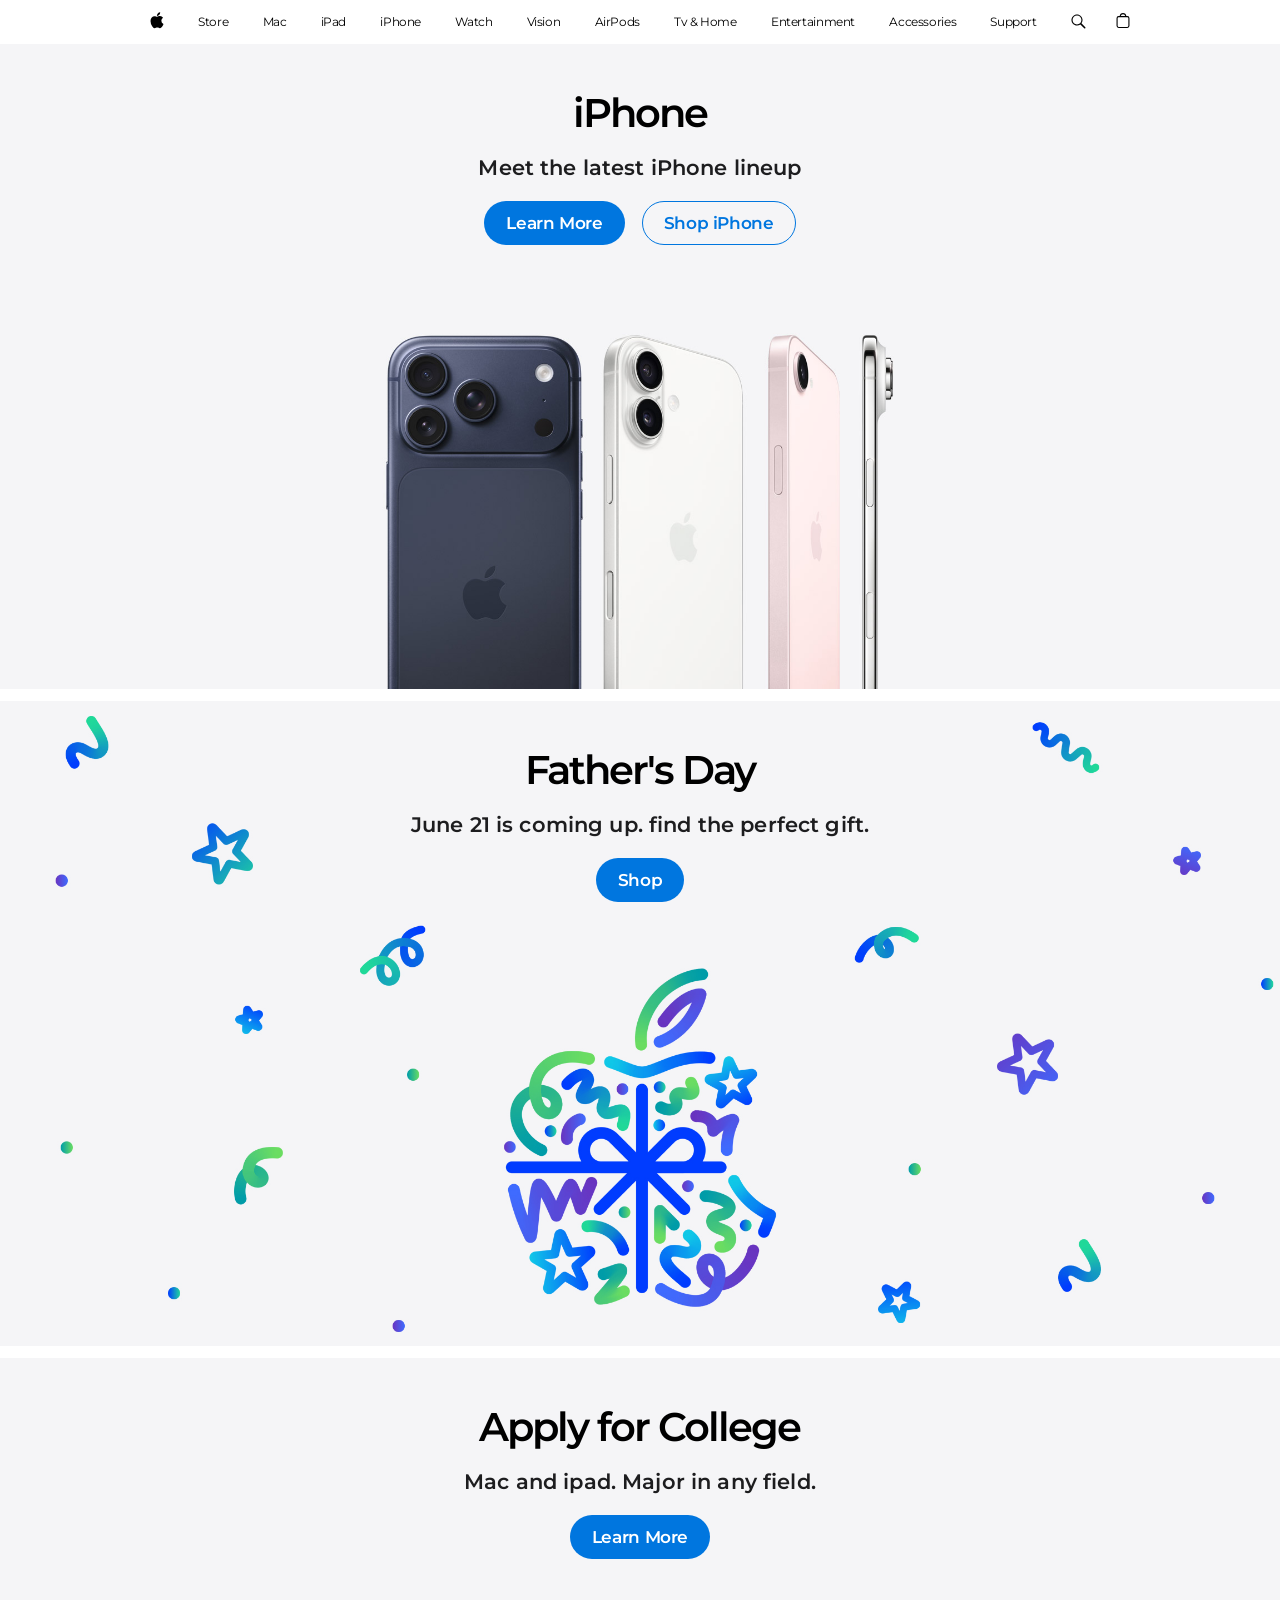
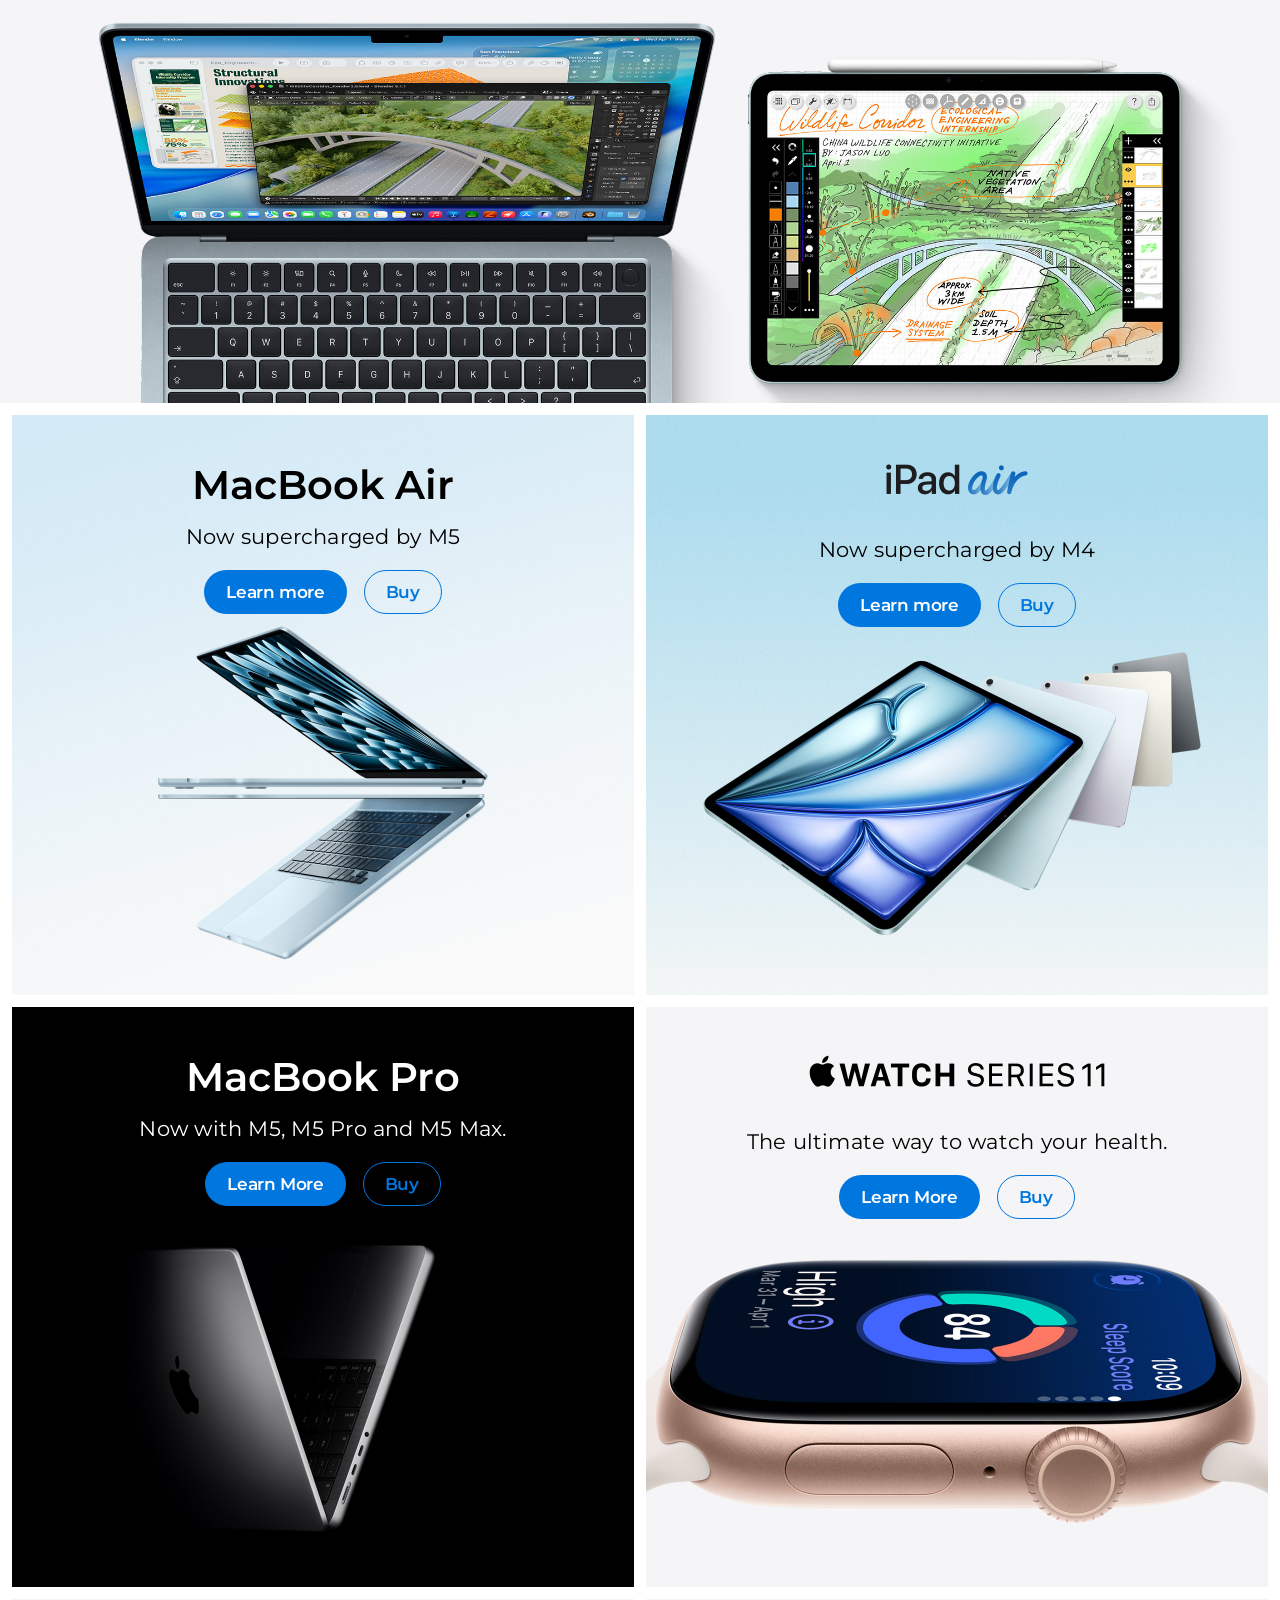
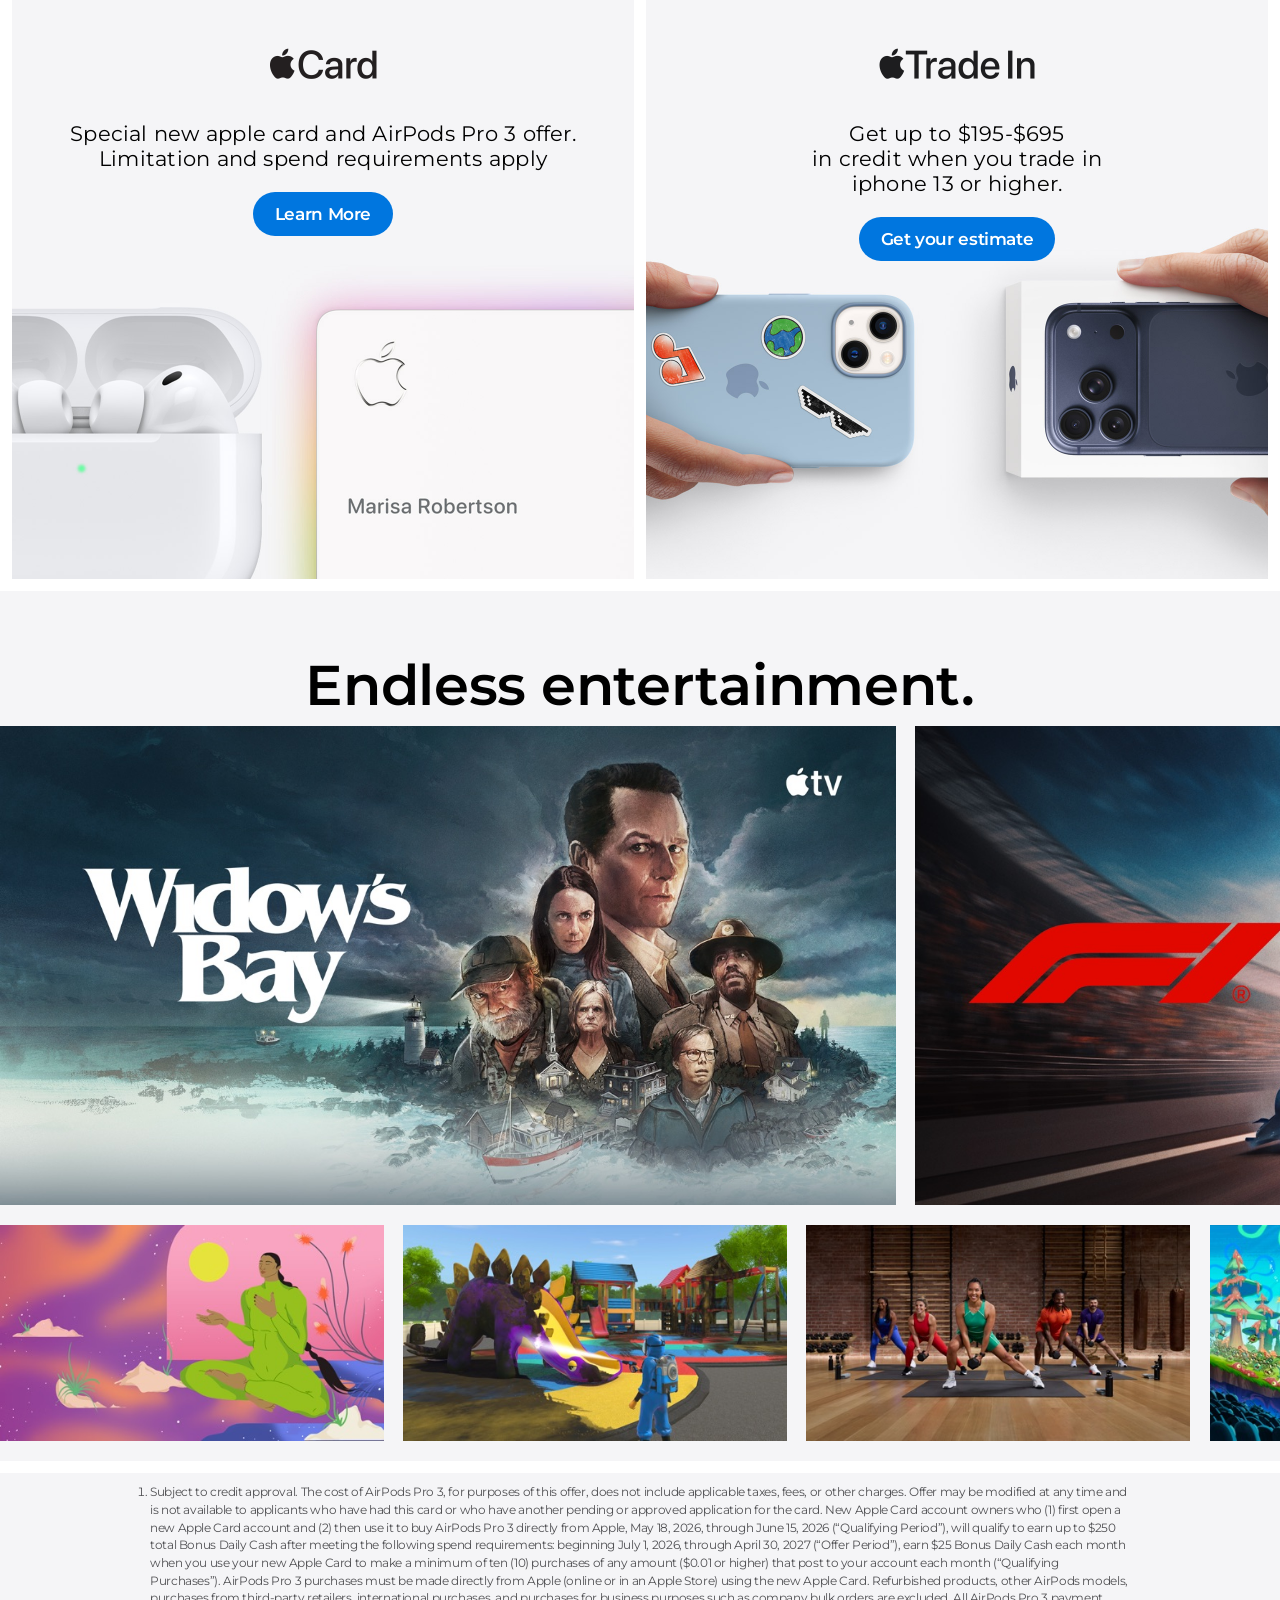
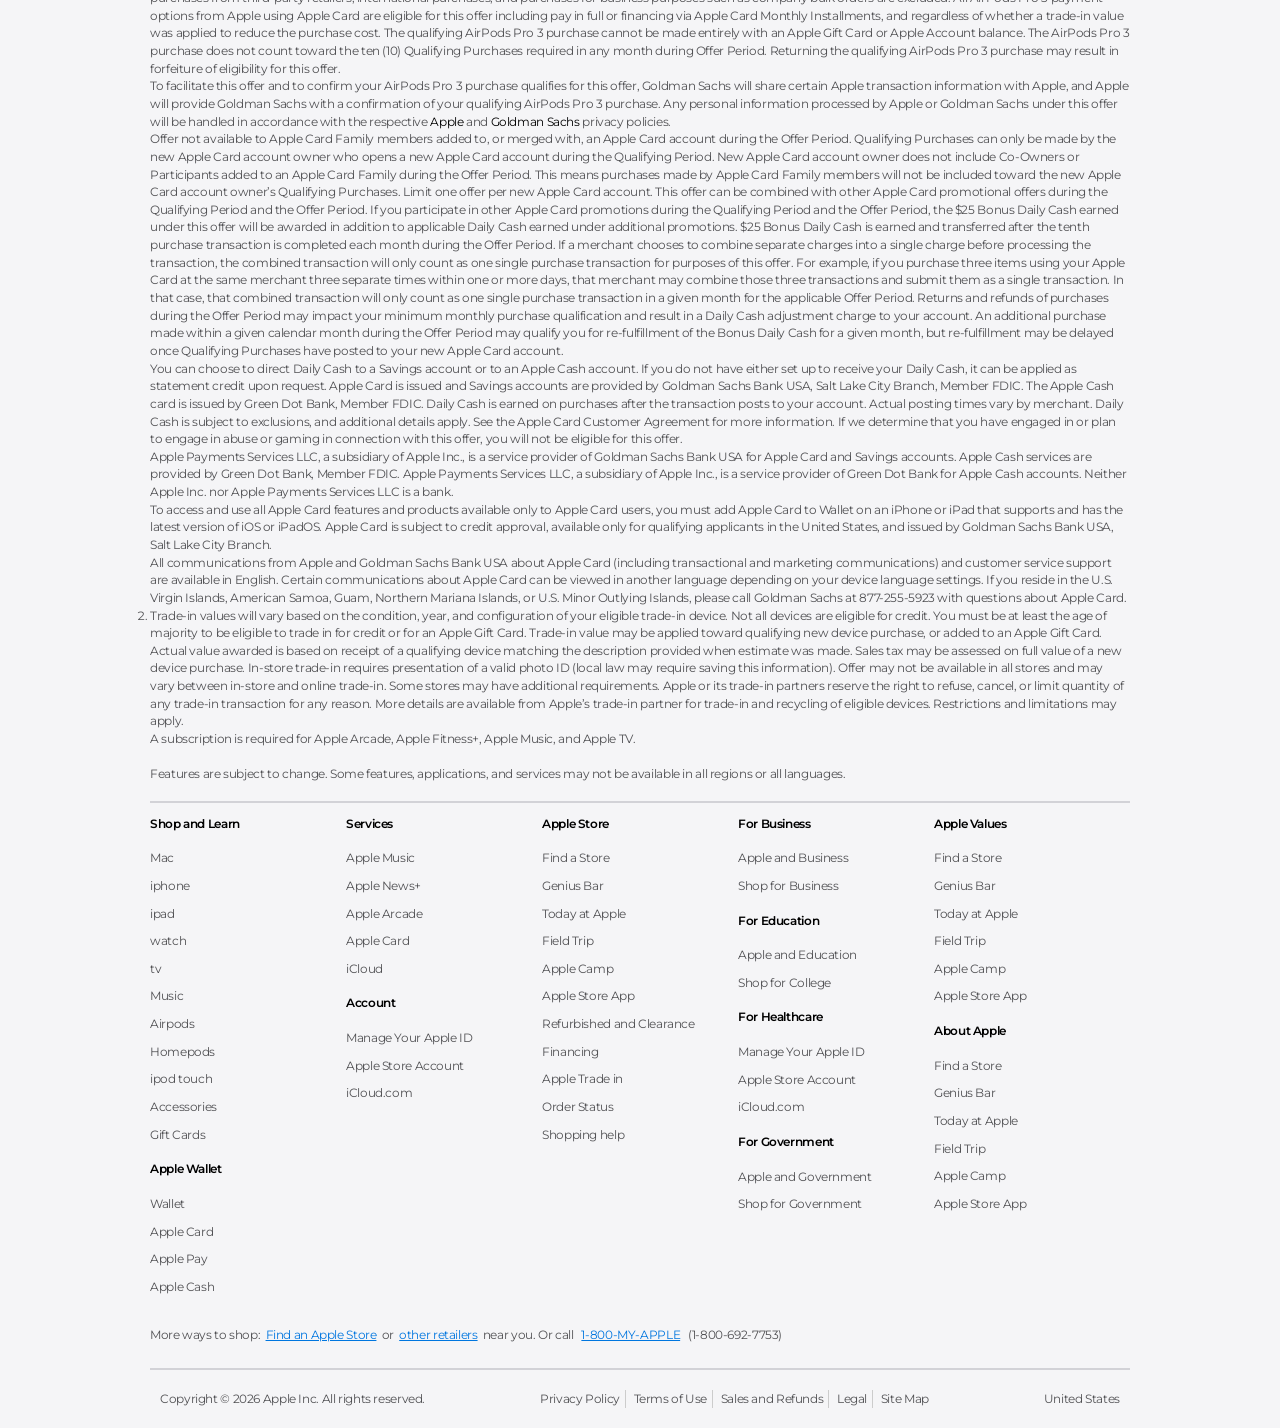
<file: index.html>
<!doctype html>
<html lang="en">
    <head>
        <meta charset="UTF-8" />
        <meta name="viewport" content="width=device-width, initial-scale=1.0" />
        <title>Apple</title>
        <link rel="stylesheet" href="style.css" />
        <link rel="preconnect" href="https://fonts.googleapis.com" />
        <link rel="preconnect" href="https://fonts.gstatic.com" crossorigin />
        <link
            href="https://fonts.googleapis.com/css2?family=Montserrat:ital,wght@0,100..900;1,100..900&display=swap"
            rel="stylesheet"
        />
        <link
            rel="shortcut icon"
            href="images/icons/favicon.ico"
            type="image/x-icon"
        />
    </head>
    <body>
        <header class="header">
            <div class="inner-wrapper">
                <nav class="main-nav">
                    <ul>
                        <svg
                            height="44"
                            viewBox="0 0 14 44"
                            width="14"
                            xmlns="http://www.w3.org/2000/svg"
                        >
                            <path
                                d="m13.0729 17.6825a3.61 3.61 0 0 0 -1.7248 3.0365 3.5132 3.5132 0 0 0 2.1379 3.2223 8.394 8.394 0 0 1 -1.0948 2.2618c-.6816.9812-1.3943 1.9623-2.4787 1.9623s-1.3633-.63-2.613-.63c-1.2187 0-1.6525.6507-2.644.6507s-1.6834-.9089-2.4787-2.0243a9.7842 9.7842 0 0 1 -1.6628-5.2776c0-3.0984 2.014-4.7405 3.9969-4.7405 1.0535 0 1.9314.6919 2.5924.6919.63 0 1.6112-.7333 2.8092-.7333a3.7579 3.7579 0 0 1 3.1604 1.5802zm-3.7284-2.8918a3.5615 3.5615 0 0 0 .8469-2.22 1.5353 1.5353 0 0 0 -.031-.32 3.5686 3.5686 0 0 0 -2.3445 1.2084 3.4629 3.4629 0 0 0 -.8779 2.1585 1.419 1.419 0 0 0 .031.2892 1.19 1.19 0 0 0 .2169.0207 3.0935 3.0935 0 0 0 2.1586-1.1368z"
                            ></path>
                        </svg>

                        <li class="nav-item store-item">
                            <a href="#">Store</a>
                        </li>
                        <li class="nav-item mac-item">
                            <a href="#">Mac</a>
                        </li>
                        <li class="nav-item ipad-item">
                            <a href="#">iPad</a>
                        </li>
                        <li class="nav-item iphone-item">
                            <a href="#">iPhone</a>
                        </li>
                        <li class="nav-item watch-item">
                            <a href="#">Watch</a>
                        </li>
                        <li class="nav-item vision-item">
                            <a href="#">Vision</a>
                        </li>
                        <li class="nav-item airpods-item">
                            <a href="#">AirPods</a>
                        </li>
                        <li class="nav-item tv-item">
                            <a href="#">Tv & Home</a>
                        </li>
                        <li class="nav-item entertainment-item">
                            <a href="#">Entertainment</a>
                        </li>
                        <li class="nav-item accessories-item">
                            <a href="#">Accessories</a>
                        </li>
                        <li class="nav-item support-item">
                            <a href="#">Support</a>
                        </li>
                        <div class="nav-icons">
                            <svg
                                xmlns="http://www.w3.org/2000/svg"
                                width="15px"
                                height="44px"
                                viewBox="0 0 15 44"
                            >
                                <path
                                    d="M14.298,27.202l-3.87-3.87c0.701-0.929,1.122-2.081,1.122-3.332c0-3.06-2.489-5.55-5.55-5.55c-3.06,0-5.55,2.49-5.55,5.55 c0,3.061,2.49,5.55,5.55,5.55c1.251,0,2.403-0.421,3.332-1.122l3.87,3.87c0.151,0.151,0.35,0.228,0.548,0.228 s0.396-0.076,0.548-0.228C14.601,27.995,14.601,27.505,14.298,27.202z M1.55,20c0-2.454,1.997-4.45,4.45-4.45 c2.454,0,4.45,1.997,4.45,4.45S8.454,24.45,6,24.45C3.546,24.45,1.55,22.454,1.55,20z"
                                ></path>
                            </svg>

                            <svg
                                height="44"
                                viewBox="0 0 14 44"
                                width="14"
                                xmlns="http://www.w3.org/2000/svg"
                            >
                                <path
                                    d="m11.3535 16.0283h-1.0205a3.4229 3.4229 0 0 0 -3.333-2.9648 3.4229 3.4229 0 0 0 -3.333 2.9648h-1.02a2.1184 2.1184 0 0 0 -2.117 2.1162v7.7155a2.1186 2.1186 0 0 0 2.1162 2.1167h8.707a2.1186 2.1186 0 0 0 2.1168-2.1167v-7.7155a2.1184 2.1184 0 0 0 -2.1165-2.1162zm-4.3535-1.8652a2.3169 2.3169 0 0 1 2.2222 1.8652h-4.4444a2.3169 2.3169 0 0 1 2.2222-1.8652zm5.37 11.6969a1.0182 1.0182 0 0 1 -1.0166 1.0171h-8.7069a1.0182 1.0182 0 0 1 -1.0165-1.0171v-7.7155a1.0178 1.0178 0 0 1 1.0166-1.0166h8.707a1.0178 1.0178 0 0 1 1.0164 1.0166z"
                                ></path>
                            </svg>
                        </div>
                    </ul>
                </nav>
                <!-- STORE -->
                <div class="nav-dropdown store-dropdown">
                    <div class="dropdown-inner">
                        <div>
                            <span class="dropdown-col-label">Shop</span>
                            <ul class="dropdown-big-links">
                                <li><a href="#">Shop the Latest</a></li>
                                <li><a href="#">Mac</a></li>
                                <li><a href="#">iPad</a></li>
                                <li><a href="#">iPhone</a></li>
                                <li><a href="#">Apple Watch</a></li>
                                <li><a href="#">Apple Vision Pro</a></li>
                                <li><a href="#">AirPods</a></li>
                                <li><a href="#">Accessories</a></li>
                            </ul>
                        </div>
                        <div>
                            <span class="dropdown-col-label">Quick Links</span>
                            <ul class="dropdown-links">
                                <li><a href="#">Find a Store</a></li>
                                <li><a href="#">Order Status</a></li>
                                <li><a href="#">Apple Trade In</a></li>
                                <li><a href="#">Financing</a></li>
                                <li><a href="#">Personal Setup</a></li>
                            </ul>
                        </div>
                        <div>
                            <span class="dropdown-col-label"
                                >Shop Special Stores</span
                            >
                            <ul class="dropdown-links">
                                <li><a href="#">Certified Refurbished</a></li>
                                <li><a href="#">Education</a></li>
                                <li><a href="#" class="muted">Business</a></li>
                                <li>
                                    <a href="#" class="muted"
                                        >Veterans and Military</a
                                    >
                                </li>
                                <li>
                                    <a href="#" class="muted">Government</a>
                                </li>
                            </ul>
                        </div>
                    </div>
                </div>

                <!-- MAC -->
                <div class="nav-dropdown mac-dropdown">
                    <div class="dropdown-inner">
                        <div>
                            <span class="dropdown-col-label">Explore Mac</span>
                            <ul class="dropdown-big-links">
                                <li><a href="#">Explore All Mac</a></li>
                                <li><a href="#">MacBook Neo</a></li>
                                <li><a href="#">MacBook Air</a></li>
                                <li><a href="#">MacBook Pro</a></li>
                                <li><a href="#">iMac</a></li>
                                <li><a href="#">Mac mini</a></li>
                                <li><a href="#">Mac Studio</a></li>
                                <li><a href="#">Displays</a></li>
                            </ul>
                            <ul class="dropdown-small-extras">
                                <li><a href="#">Compare Mac</a></li>
                                <li><a href="#">Switch from PC to Mac</a></li>
                            </ul>
                        </div>
                        <div>
                            <span class="dropdown-col-label">Shop Mac</span>
                            <ul class="dropdown-links">
                                <li><a href="#">Shop Mac</a></li>
                                <li><a href="#">Help Me Choose</a></li>
                                <li><a href="#">Mac Accessories</a></li>
                                <li><a href="#">Apple Trade In</a></li>
                                <li><a href="#">Financing</a></li>
                                <li><a href="#">Personal Setup</a></li>
                            </ul>
                        </div>
                        <div>
                            <span class="dropdown-col-label"
                                >More from Mac</span
                            >
                            <ul class="dropdown-links">
                                <li><a href="#">Mac Support</a></li>
                                <li><a href="#">AppleCare</a></li>
                                <li><a href="#">macOS 27 Preview</a></li>
                                <li><a href="#">Apple Intelligence</a></li>
                                <li><a href="#">Apps by Apple</a></li>
                                <li><a href="#">Apple Creator Studio</a></li>
                                <li><a href="#">Better with iPhone</a></li>
                                <li><a href="#">iCloud+</a></li>
                                <li><a href="#">Mac for Business</a></li>
                                <li><a href="#">Education</a></li>
                            </ul>
                        </div>
                    </div>
                </div>

                <!-- IPAD -->
                <div class="nav-dropdown ipad-dropdown">
                    <div class="dropdown-inner">
                        <div>
                            <span class="dropdown-col-label">Explore iPad</span>
                            <ul class="dropdown-big-links">
                                <li><a href="#">Explore All iPad</a></li>
                                <li><a href="#">iPad Pro</a></li>
                                <li><a href="#">iPad Air</a></li>
                                <li><a href="#">iPad mini</a></li>
                                <li><a href="#">iPad</a></li>
                            </ul>
                            <ul class="dropdown-small-extras">
                                <li><a href="#">Compare iPad</a></li>
                                <li>
                                    <a href="#">iPad Compatibility Guide</a>
                                </li>
                            </ul>
                        </div>
                        <div>
                            <span class="dropdown-col-label">Shop iPad</span>
                            <ul class="dropdown-links">
                                <li><a href="#">Shop iPad</a></li>
                                <li><a href="#">Help Me Choose</a></li>
                                <li><a href="#">iPad Accessories</a></li>
                                <li><a href="#">Apple Pencil</a></li>
                                <li><a href="#">Keyboards</a></li>
                                <li><a href="#">Apple Trade In</a></li>
                                <li><a href="#">Financing</a></li>
                            </ul>
                        </div>
                        <div>
                            <span class="dropdown-col-label"
                                >More from iPad</span
                            >
                            <ul class="dropdown-links">
                                <li><a href="#">iPad Support</a></li>
                                <li><a href="#">AppleCare</a></li>
                                <li><a href="#">iPadOS 18</a></li>
                                <li><a href="#">Apple Intelligence</a></li>
                                <li><a href="#">Apps by Apple</a></li>
                                <li><a href="#">iCloud+</a></li>
                                <li><a href="#">Education</a></li>
                            </ul>
                        </div>
                    </div>
                </div>

                <!-- IPHONE -->
                <div class="nav-dropdown iphone-dropdown">
                    <div class="dropdown-inner">
                        <div>
                            <span class="dropdown-col-label"
                                >Explore iPhone</span
                            >
                            <ul class="dropdown-big-links">
                                <li><a href="#">Explore All iPhone</a></li>
                                <li><a href="#">iPhone 16 Pro</a></li>
                                <li><a href="#">iPhone 16</a></li>
                                <li><a href="#">iPhone 15</a></li>
                                <li><a href="#">iPhone 14</a></li>
                            </ul>
                            <ul class="dropdown-small-extras">
                                <li><a href="#">Compare iPhone</a></li>
                                <li><a href="#">Switch from Android</a></li>
                            </ul>
                        </div>
                        <div>
                            <span class="dropdown-col-label">Shop iPhone</span>
                            <ul class="dropdown-links">
                                <li><a href="#">Shop iPhone</a></li>
                                <li><a href="#">Help Me Choose</a></li>
                                <li><a href="#">iPhone Accessories</a></li>
                                <li><a href="#">Apple Trade In</a></li>
                                <li><a href="#">Carrier Deals</a></li>
                                <li><a href="#">Financing</a></li>
                                <li><a href="#">Personal Setup</a></li>
                            </ul>
                        </div>
                        <div>
                            <span class="dropdown-col-label"
                                >More from iPhone</span
                            >
                            <ul class="dropdown-links">
                                <li><a href="#">iPhone Support</a></li>
                                <li><a href="#">AppleCare</a></li>
                                <li><a href="#">iOS 18</a></li>
                                <li><a href="#">Apple Intelligence</a></li>
                                <li><a href="#">Apps by Apple</a></li>
                                <li><a href="#">iCloud+</a></li>
                            </ul>
                        </div>
                    </div>
                </div>

                <!-- WATCH -->
                <div class="nav-dropdown watch-dropdown">
                    <div class="dropdown-inner">
                        <div>
                            <span class="dropdown-col-label"
                                >Explore Apple Watch</span
                            >
                            <ul class="dropdown-big-links">
                                <li><a href="#">Explore All Apple Watch</a></li>
                                <li><a href="#">Apple Watch Ultra 2</a></li>
                                <li><a href="#">Apple Watch Series 10</a></li>
                                <li><a href="#">Apple Watch SE</a></li>
                                <li><a href="#">Apple Watch Hermès</a></li>
                                <li><a href="#">Apple Watch Nike</a></li>
                            </ul>
                            <ul class="dropdown-small-extras">
                                <li><a href="#">Compare Apple Watch</a></li>
                            </ul>
                        </div>
                        <div>
                            <span class="dropdown-col-label"
                                >Shop Apple Watch</span
                            >
                            <ul class="dropdown-links">
                                <li><a href="#">Shop Apple Watch</a></li>
                                <li><a href="#">Apple Watch Bands</a></li>
                                <li><a href="#">Watch Accessories</a></li>
                                <li><a href="#">Apple Trade In</a></li>
                                <li><a href="#">Financing</a></li>
                            </ul>
                        </div>
                        <div>
                            <span class="dropdown-col-label"
                                >More from Apple Watch</span
                            >
                            <ul class="dropdown-links">
                                <li><a href="#">Apple Watch Support</a></li>
                                <li><a href="#">AppleCare</a></li>
                                <li><a href="#">watchOS 11</a></li>
                                <li><a href="#">Apple Intelligence</a></li>
                                <li><a href="#">Health on Apple Watch</a></li>
                            </ul>
                        </div>
                    </div>
                </div>

                <!-- VISION -->
                <div class="nav-dropdown vision-dropdown">
                    <div class="dropdown-inner">
                        <div>
                            <span class="dropdown-col-label"
                                >Explore Vision</span
                            >
                            <ul class="dropdown-big-links">
                                <li>
                                    <a href="#">Explore Apple Vision Pro</a>
                                </li>
                            </ul>
                            <ul class="dropdown-small-extras">
                                <li><a href="#">Tech Specs</a></li>
                            </ul>
                        </div>
                        <div>
                            <span class="dropdown-col-label">Shop Vision</span>
                            <ul class="dropdown-links">
                                <li><a href="#">Shop Apple Vision Pro</a></li>
                                <li>
                                    <a href="#">Apple Vision Pro Accessories</a>
                                </li>
                                <li><a href="#">Book a Demo</a></li>
                                <li><a href="#">Financing</a></li>
                                <li><a href="#">Personal Setup</a></li>
                            </ul>
                        </div>
                        <div>
                            <span class="dropdown-col-label"
                                >More from Vision</span
                            >
                            <ul class="dropdown-links">
                                <li>
                                    <a href="#">Apple Vision Pro Support</a>
                                </li>
                                <li><a href="#">AppleCare</a></li>
                                <li><a href="#">visionOS 27 Preview</a></li>
                                <li>
                                    <a href="#"
                                        >Apple Vision Pro for Enterprise</a
                                    >
                                </li>
                            </ul>
                        </div>
                    </div>
                </div>

                <!-- AIRPODS -->
                <div class="nav-dropdown airpods-dropdown">
                    <div class="dropdown-inner">
                        <div>
                            <span class="dropdown-col-label"
                                >Explore AirPods</span
                            >
                            <ul class="dropdown-big-links">
                                <li><a href="#">Explore All AirPods</a></li>
                                <li><a href="#">AirPods Pro</a></li>
                                <li><a href="#">AirPods 4</a></li>
                                <li><a href="#">AirPods Max</a></li>
                            </ul>
                            <ul class="dropdown-small-extras">
                                <li><a href="#">Compare AirPods</a></li>
                            </ul>
                        </div>
                        <div>
                            <span class="dropdown-col-label">Shop AirPods</span>
                            <ul class="dropdown-links">
                                <li><a href="#">Shop AirPods</a></li>
                                <li><a href="#">AirPods Accessories</a></li>
                                <li><a href="#">Apple Trade In</a></li>
                                <li><a href="#">Financing</a></li>
                            </ul>
                        </div>
                        <div>
                            <span class="dropdown-col-label"
                                >More from AirPods</span
                            >
                            <ul class="dropdown-links">
                                <li><a href="#">AirPods Support</a></li>
                                <li><a href="#">AppleCare for AirPods</a></li>
                                <li><a href="#">Spatial Audio</a></li>
                                <li><a href="#">Find My AirPods</a></li>
                            </ul>
                        </div>
                    </div>
                </div>

                <!-- TV & HOME -->
                <div class="nav-dropdown tv-dropdown">
                    <div class="dropdown-inner">
                        <div>
                            <span class="dropdown-col-label"
                                >Explore TV & Home</span
                            >
                            <ul class="dropdown-big-links">
                                <li><a href="#">Explore All TV & Home</a></li>
                                <li><a href="#">Apple TV 4K</a></li>
                                <li><a href="#">HomePod</a></li>
                                <li><a href="#">HomePod mini</a></li>
                            </ul>
                            <ul class="dropdown-small-extras">
                                <li><a href="#">Compare Apple TV</a></li>
                            </ul>
                        </div>
                        <div>
                            <span class="dropdown-col-label"
                                >Shop TV & Home</span
                            >
                            <ul class="dropdown-links">
                                <li><a href="#">Shop TV & Home</a></li>
                                <li><a href="#">Apple TV Accessories</a></li>
                                <li><a href="#">HomePod Accessories</a></li>
                                <li><a href="#">Financing</a></li>
                            </ul>
                        </div>
                        <div>
                            <span class="dropdown-col-label"
                                >More from TV & Home</span
                            >
                            <ul class="dropdown-links">
                                <li><a href="#">Apple TV+ </a></li>
                                <li><a href="#">Home App</a></li>
                                <li><a href="#">AirPlay</a></li>
                                <li><a href="#">tvOS 18</a></li>
                                <li><a href="#">Apple TV Support</a></li>
                                <li><a href="#">HomePod Support</a></li>
                            </ul>
                        </div>
                    </div>
                </div>

                <!-- ENTERTAINMENT -->
                <div class="nav-dropdown entertainment-dropdown">
                    <div class="dropdown-inner">
                        <div>
                            <span class="dropdown-col-label"
                                >Explore Entertainment</span
                            >
                            <ul class="dropdown-big-links">
                                <li><a href="#">Apple TV+</a></li>
                                <li><a href="#">Apple Music</a></li>
                                <li><a href="#">Apple Arcade</a></li>
                                <li><a href="#">Apple Fitness+</a></li>
                                <li><a href="#">Apple News+</a></li>
                                <li><a href="#">Apple Podcasts</a></li>
                                <li><a href="#">Apple Books</a></li>
                                <li><a href="#">App Store</a></li>
                            </ul>
                            <ul class="dropdown-small-extras">
                                <li><a href="#">Apple One Bundle</a></li>
                            </ul>
                        </div>
                        <div>
                            <span class="dropdown-col-label">Explore</span>
                            <ul class="dropdown-links">
                                <li><a href="#">iCloud+</a></li>
                                <li><a href="#">Apple Intelligence</a></li>
                                <li><a href="#">Spatial Audio</a></li>
                                <li><a href="#">Spatial Video</a></li>
                            </ul>
                        </div>
                        <div>
                            <span class="dropdown-col-label">Support</span>
                            <ul class="dropdown-links">
                                <li><a href="#">Apple TV+ Support</a></li>
                                <li><a href="#">Apple Music Support</a></li>
                                <li><a href="#">Apple Arcade Support</a></li>
                                <li><a href="#">Apple Fitness+ Support</a></li>
                            </ul>
                        </div>
                    </div>
                </div>

                <!-- ACCESSORIES -->
                <div class="nav-dropdown accessories-dropdown">
                    <div class="dropdown-inner">
                        <div>
                            <span class="dropdown-col-label"
                                >Shop Accessories</span
                            >
                            <ul class="dropdown-big-links">
                                <li><a href="#">Shop All Accessories</a></li>
                                <li><a href="#">Cases & Protection</a></li>
                                <li><a href="#">Cables & Chargers</a></li>
                                <li><a href="#">Keyboards & Mice</a></li>
                                <li><a href="#">Displays & Stands</a></li>
                                <li><a href="#">Bags & Storage</a></li>
                            </ul>
                        </div>
                        <div>
                            <span class="dropdown-col-label"
                                >Shop by Product</span
                            >
                            <ul class="dropdown-links">
                                <li><a href="#">iPhone Accessories</a></li>
                                <li><a href="#">Mac Accessories</a></li>
                                <li><a href="#">iPad Accessories</a></li>
                                <li><a href="#">Apple Watch Bands</a></li>
                                <li><a href="#">AirPods Accessories</a></li>
                                <li><a href="#">Apple TV Accessories</a></li>
                                <li><a href="#">HomePod Accessories</a></li>
                            </ul>
                        </div>
                        <div>
                            <span class="dropdown-col-label">More</span>
                            <ul class="dropdown-links">
                                <li><a href="#">Made for Apple</a></li>
                                <li><a href="#">Certified Refurbished</a></li>
                                <li><a href="#">Financing</a></li>
                            </ul>
                        </div>
                    </div>
                </div>

                <!-- SUPPORT -->
                <div class="nav-dropdown support-dropdown">
                    <div class="dropdown-inner">
                        <div>
                            <span class="dropdown-col-label"
                                >Explore Support</span
                            >
                            <ul class="dropdown-big-links">
                                <li><a href="#">iPhone</a></li>
                                <li><a href="#">Mac</a></li>
                                <li><a href="#">iPad</a></li>
                                <li><a href="#">Apple Watch</a></li>
                                <li><a href="#">Apple TV</a></li>
                                <li><a href="#">AirPods</a></li>
                                <li><a href="#">HomePod</a></li>
                                <li><a href="#">Apple Vision Pro</a></li>
                            </ul>
                            <ul class="dropdown-small-extras">
                                <li><a href="#">See all products</a></li>
                            </ul>
                        </div>
                        <div>
                            <span class="dropdown-col-label">Get Help</span>
                            <ul class="dropdown-links">
                                <li><a href="#">Community</a></li>
                                <li><a href="#">Check Coverage</a></li>
                                <li><a href="#">Repair & Service</a></li>
                                <li><a href="#">Contact Apple Support</a></li>
                                <li><a href="#">Schedule a Genius Bar</a></li>
                            </ul>
                        </div>
                        <div>
                            <span class="dropdown-col-label"
                                >Helpful Topics</span
                            >
                            <ul class="dropdown-links">
                                <li><a href="#">Apple ID & Password</a></li>
                                <li><a href="#">Billing & Subscriptions</a></li>
                                <li><a href="#">Accessibility</a></li>
                                <li><a href="#">Find My</a></li>
                                <li><a href="#">AppleCare Plans</a></li>
                            </ul>
                        </div>
                    </div>
                </div>
            </div>
        </header>

        <main class="main">
            <section class="section hero-section">
                <div class="tile" id="iphone-family">
                    <div class="tile-content">
                        <div class="tile-text">
                            <h3 class="tile-headline">iPhone</h3>
                            <p class="tile-subhead">
                                Meet the latest iPhone lineup
                            </p>
                        </div>
                        <div class="tile-ctas">
                            <a href="" class="button">Learn More</a>
                            <a href="" class="button button-secondary"
                                >Shop iPhone</a
                            >
                        </div>
                    </div>
                </div>

                <div class="tile" id="fathers-day">
                    <div class="tile-content">
                        <div class="tile-text">
                            <h3 class="tile-headline">Father's Day</h3>
                            <p class="tile-subhead">
                                June 21 is coming up. find the perfect gift.
                            </p>
                        </div>
                        <div class="tile-ctas">
                            <a href="" class="button">Shop</a>
                            <!-- <a href="" class="button button-secondary"></a> -->
                        </div>
                    </div>
                </div>

                <div class="tile" id="college">
                    <div class="tile-content">
                        <div class="tile-text">
                            <h3 class="tile-headline">Apply for College</h3>
                            <p class="tile-subhead">
                                Mac and ipad. Major in any field.
                            </p>
                        </div>
                        <div class="tile-ctas">
                            <a href="" class="button">Learn More</a>
                        </div>
                    </div>
                </div>
            </section>

            <section class="section promo-section">
                <div class="tile" id="macbook-air-m5">
                    <div class="tile-content">
                        <div class="tile-text">
                            <h3 class="tile-headline">MacBook Air</h3>
                            <p class="tile-subhead">Now supercharged by M5</p>
                        </div>
                        <div class="tile-ctas">
                            <a href="" class="button">Learn more</a>
                            <a href="" class="button button-secondary">Buy</a>
                        </div>
                    </div>
                </div>

                <div class="tile" id="ipad-air">
                    <div class="tile-content">
                        <div class="tile-text">
                            <h3 class="tile-headline">
                                <img
                                    src="images/promo_logo_ipad_air__dqdj4ni03quu_large_2x.png"
                                />
                            </h3>
                            <p class="tile-subhead">Now supercharged by M4</p>
                        </div>
                        <div class="tile-ctas">
                            <a href="" class="button">Learn more</a>
                            <a href="" class="button button-secondary">Buy</a>
                        </div>
                    </div>
                </div>

                <div class="tile dark-tile" id="macbook-pro">
                    <div class="tile-content">
                        <div class="tile-text">
                            <h3 class="tile-headline">MacBook Pro</h3>
                            <p class="tile-subhead">
                                Now with M5, M5 Pro and M5 Max.
                            </p>
                        </div>
                        <div class="tile-ctas">
                            <a href="" class="button">Learn More</a>
                            <a href="" class="button button-secondary">Buy</a>
                        </div>
                    </div>
                </div>

                <div class="tile" id="apple-watch-series-11">
                    <div class="tile-content">
                        <div class="tile-text">
                            <h3 class="tile-headline">
                                <img
                                    src="images/promo_logo_apple_watch_series_11__5r9c4l119tuy_large_2x.png"
                                    srcset=""
                                />
                            </h3>
                            <p class="tile-subhead">
                                The ultimate way to watch your health.
                            </p>
                        </div>
                        <div class="tile-ctas">
                            <a href="" class="button">Learn More</a>
                            <a href="" class="button button-secondary">Buy</a>
                        </div>
                    </div>
                </div>

                <div class="tile" id="apple-card-airpods">
                    <div class="tile-content">
                        <div class="tile-text">
                            <h3 class="tile-headline">
                                <img
                                    src="images/promo_logo_apple_card__28vxrcexz0ia_large_2x.png"
                                    srcset=""
                                />
                            </h3>
                            <p class="tile-subhead">
                                Special new apple card and AirPods Pro 3 offer.
                                <br />
                                Limitation and spend requirements apply
                            </p>
                        </div>
                        <div class="tile-ctas">
                            <a href="" class="button">Learn More</a>
                        </div>
                    </div>
                </div>

                <div class="tile" id="iphone-tradein">
                    <div class="tile-content">
                        <div class="tile-text">
                            <h3 class="tile-headline">
                                <img
                                    src="images/promo_logo_iphone_tradein__bb7assu7ubo2_large_2x.png"
                                    srcset=""
                                />
                            </h3>
                            <p class="tile-subhead">
                                Get up to $195-$695 <br />
                                in credit when you trade in
                                <br />
                                iphone 13 or higher.
                            </p>
                        </div>
                        <div class="tile-ctas">
                            <a href="" class="button">Get your estimate</a>
                        </div>
                    </div>
                </div>
            </section>

            <section class="section gallery-section">
                <div class="endless-entertainment">
                    <h2 class="gallery-headline">Endless entertainment.</h2>
                    <div class="gallery tv-gallery">
                        <ul class="gallery-item-container">
                            <li class="gallery-item">
                                <img src="images/gallery/1250x668sr(1).jpg" />
                            </li>

                            <li class="gallery-item">
                                <img src="images/gallery/1250x668sr(2).jpg" />
                            </li>

                            <li class="gallery-item">
                                <img src="images/gallery/1250x668sr(3).jpg" />
                            </li>

                            <li class="gallery-item">
                                <img src="images/gallery/1250x668sr(4).jpg" />
                            </li>

                            <li class="gallery-item">
                                <img src="images/gallery/1250x668sr(5).jpg" />
                            </li>

                            <li class="gallery-item">
                                <img src="images/gallery/1250x668sr(6).jpg" />
                            </li>

                            <li class="gallery-item">
                                <img src="images/gallery/1250x668sr(7).jpg" />
                            </li>

                            <li class="gallery-item">
                                <img src="images/gallery/1250x668sr(8).jpg" />
                            </li>

                            <li class="gallery-item">
                                <img src="images/gallery/1250x668sr.jpg" />
                            </li>
                        </ul>
                    </div>
                    <div class="gallery fam-gallery">
                        <ul class="gallery-item-container">
                            <li class="gallery-item">
                                <img src="images/gallery/470x264(1).jpg" />
                            </li>
                            <li class="gallery-item">
                                <img src="images/gallery/470x264(2).jpg" />
                            </li>
                            <li class="gallery-item">
                                <img src="images/gallery/470x264(3).jpg" />
                            </li>
                            <li class="gallery-item">
                                <img src="images/gallery/470x264(4).jpg" />
                            </li>
                            <li class="gallery-item">
                                <img src="images/gallery/470x264(5).jpg" />
                            </li>
                            <li class="gallery-item">
                                <img src="images/gallery/470x264.jpg" />
                            </li>
                            <!-- <li class="gallery-item"></li>
                            <li class="gallery-item"></li>
                            <li class="gallery-item"></li> -->
                        </ul>
                    </div>
                </div>
            </section>
        </main>

        <footer class="footer">
            <div class="inner-wrapper">
                <ol class="footer-text">
                    <li>
                        Subject to credit approval. The cost of AirPods Pro 3,
                        for purposes of this offer, does not include applicable
                        taxes, fees, or other charges. Offer may be modified at
                        any time and is not available to applicants who have had
                        this card or who have another pending or approved
                        application for the card. New Apple Card account owners
                        who (1) first open a new Apple Card account and (2) then
                        use it to buy AirPods Pro 3 directly from Apple, May 18,
                        2026, through June 15, 2026 (“Qualifying Period”), will
                        qualify to earn up to $250 total Bonus Daily Cash after
                        meeting the following spend requirements: beginning July
                        1, 2026, through April 30, 2027 (“Offer Period”), earn
                        $25 Bonus Daily Cash each month when you use your new
                        Apple Card to make a minimum of ten (10) purchases of
                        any amount ($0.01 or higher) that post to your account
                        each month (“Qualifying Purchases”). AirPods Pro 3
                        purchases must be made directly from Apple (online or in
                        an Apple Store) using the new Apple Card. Refurbished
                        products, other AirPods models, purchases from
                        third‑party retailers, international purchases, and
                        purchases for business purposes such as company bulk
                        orders are excluded. All AirPods Pro 3 payment options
                        from Apple using Apple Card are eligible for this offer
                        including pay in full or financing via Apple Card
                        Monthly Installments, and regardless of whether a
                        trade-in value was applied to reduce the purchase cost.
                        The qualifying AirPods Pro 3 purchase cannot be made
                        entirely with an Apple Gift Card or Apple Account
                        balance. The AirPods Pro 3 purchase does not count
                        toward the ten (10) Qualifying Purchases required in any
                        month during Offer Period. Returning the qualifying
                        AirPods Pro 3 purchase may result in forfeiture of
                        eligibility for this offer.
                        <br />
                        <!-- <br /> -->
                        To facilitate this offer and to confirm your AirPods Pro
                        3 purchase qualifies for this offer, Goldman Sachs will
                        share certain Apple transaction information with Apple,
                        and Apple will provide Goldman Sachs with a confirmation
                        of your qualifying AirPods Pro 3 purchase. Any personal
                        information processed by Apple or Goldman Sachs under
                        this offer will be handled in accordance with the
                        respective
                        <a href="#" style="text-decoration: none; color: #000"
                            >Apple</a
                        >
                        and
                        <a href="#" style="text-decoration: none; color: #000"
                            >Goldman Sachs</a
                        >
                        privacy policies. <br />
                        <!-- <br /> -->
                        Offer not available to Apple Card Family members added
                        to, or merged with, an Apple Card account during the
                        Offer Period. Qualifying Purchases can only be made by
                        the new Apple Card account owner who opens a new Apple
                        Card account during the Qualifying Period. New Apple
                        Card account owner does not include Co-Owners or
                        Participants added to an Apple Card Family during the
                        Offer Period. This means purchases made by Apple Card
                        Family members will not be included toward the new Apple
                        Card account owner’s Qualifying Purchases. Limit one
                        offer per new Apple Card account. This offer can be
                        combined with other Apple Card promotional offers during
                        the Qualifying Period and the Offer Period. If you
                        participate in other Apple Card promotions during the
                        Qualifying Period and the Offer Period, the $25 Bonus
                        Daily Cash earned under this offer will be awarded in
                        addition to applicable Daily Cash earned under
                        additional promotions. $25 Bonus Daily Cash is earned
                        and transferred after the tenth purchase transaction is
                        completed each month during the Offer Period. If a
                        merchant chooses to combine separate charges into a
                        single charge before processing the transaction, the
                        combined transaction will only count as one single
                        purchase transaction for purposes of this offer. For
                        example, if you purchase three items using your Apple
                        Card at the same merchant three separate times within
                        one or more days, that merchant may combine those three
                        transactions and submit them as a single transaction. In
                        that case, that combined transaction will only count as
                        one single purchase transaction in a given month for the
                        applicable Offer Period. Returns and refunds of
                        purchases during the Offer Period may impact your
                        minimum monthly purchase qualification and result in a
                        Daily Cash adjustment charge to your account. An
                        additional purchase made within a given calendar month
                        during the Offer Period may qualify you for
                        re-fulfillment of the Bonus Daily Cash for a given
                        month, but re-fulfillment may be delayed once Qualifying
                        Purchases have posted to your new Apple Card account.
                        <br />
                        <!-- <br /> -->
                        You can choose to direct Daily Cash to a Savings account
                        or to an Apple Cash account. If you do not have either
                        set up to receive your Daily Cash, it can be applied as
                        statement credit upon request. Apple Card is issued and
                        Savings accounts are provided by Goldman Sachs Bank USA,
                        Salt Lake City Branch, Member FDIC. The Apple Cash card
                        is issued by Green Dot Bank, Member FDIC. Daily Cash is
                        earned on purchases after the transaction posts to your
                        account. Actual posting times vary by merchant. Daily
                        Cash is subject to exclusions, and additional details
                        apply. See the Apple Card Customer Agreement for more
                        information. If we determine that you have engaged in or
                        plan to engage in abuse or gaming in connection with
                        this offer, you will not be eligible for this offer.
                        <br />
                        <!-- <br /> -->
                        Apple Payments Services LLC, a subsidiary of Apple Inc.,
                        is a service provider of Goldman Sachs Bank USA for
                        Apple Card and Savings accounts. Apple Cash services are
                        provided by Green Dot Bank, Member FDIC. Apple Payments
                        Services LLC, a subsidiary of Apple Inc., is a service
                        provider of Green Dot Bank for Apple Cash accounts.
                        Neither Apple Inc. nor Apple Payments Services LLC is a
                        bank.
                        <br />
                        <!-- <br /> -->
                        To access and use all Apple Card features and products
                        available only to Apple Card users, you must add Apple
                        Card to Wallet on an iPhone or iPad that supports and
                        has the latest version of iOS or iPadOS. Apple Card is
                        subject to credit approval, available only for
                        qualifying applicants in the United States, and issued
                        by Goldman Sachs Bank USA, Salt Lake City Branch.
                        <br />
                        <!-- <br /> -->
                        All communications from Apple and Goldman Sachs Bank USA
                        about Apple Card (including transactional and marketing
                        communications) and customer service support are
                        available in English. Certain communications about Apple
                        Card can be viewed in another language depending on your
                        device language settings. If you reside in the U.S.
                        Virgin Islands, American Samoa, Guam, Northern Mariana
                        Islands, or U.S. Minor Outlying Islands, please call
                        Goldman Sachs at 877-255-5923 with questions about Apple
                        Card.
                        <br />
                        <!-- <br /> -->
                    </li>
                    <li>
                        Trade‑in values will vary based on the condition, year,
                        and configuration of your eligible trade‑in device. Not
                        all devices are eligible for credit. You must be at
                        least the age of majority to be eligible to trade in for
                        credit or for an Apple Gift Card. Trade‑in value may be
                        applied toward qualifying new device purchase, or added
                        to an Apple Gift Card. Actual value awarded is based on
                        receipt of a qualifying device matching the description
                        provided when estimate was made. Sales tax may be
                        assessed on full value of a new device purchase.
                        In‑store trade‑in requires presentation of a valid photo
                        ID (local law may require saving this information).
                        Offer may not be available in all stores and may vary
                        between in‑store and online trade‑in. Some stores may
                        have additional requirements. Apple or its trade‑in
                        partners reserve the right to refuse, cancel, or limit
                        quantity of any trade‑in transaction for any reason.
                        More details are available from Apple’s trade-in partner
                        for trade‑in and recycling of eligible devices.
                        Restrictions and limitations may apply.
                    </li>

                    <li style="list-style: none">
                        A subscription is required for Apple Arcade, Apple
                        Fitness+, Apple Music, and Apple TV. <br />
                        <br />
                    </li>
                    <li style="list-style: none">
                        Features are subject to change. Some features,
                        applications, and services may not be available in all
                        regions or all languages.
                    </li>
                    <br />
                </ol>

                <nav class="footer-nav">
                    <div class="footer-nav-col">
                        <h3>Shop and Learn</h3>
                        <ul>
                            <li><a href="#">Mac</a></li>
                            <li><a href="#">iphone</a></li>
                            <li><a href="#">ipad</a></li>
                            <li><a href="#">watch</a></li>
                            <li><a href="#">tv</a></li>
                            <li><a href="#">Music</a></li>
                            <li><a href="#">Airpods</a></li>
                            <li><a href="#">Homepods</a></li>
                            <li><a href="#">ipod touch</a></li>
                            <li><a href="#">Accessories</a></li>
                            <li><a href="#">Gift Cards</a></li>
                        </ul>
                        <h3>Apple Wallet</h3>
                        <ul>
                            <li><a href="#">Wallet</a></li>
                            <li><a href="#">Apple Card</a></li>
                            <li><a href="#">Apple Pay</a></li>
                            <li><a href="#">Apple Cash</a></li>
                        </ul>
                    </div>
                    <div class="footer-nav-col">
                        <h3>Services</h3>
                        <ul>
                            <li><a href="#">Apple Music</a></li>
                            <li><a href="#">Apple News+</a></li>
                            <li><a href="#">Apple Arcade</a></li>
                            <li><a href="#">Apple Card</a></li>
                            <li><a href="#">iCloud</a></li>
                        </ul>
                        <h3>Account</h3>
                        <ul>
                            <li><a href="">Manage Your Apple ID</a></li>
                            <li><a href="">Apple Store Account</a></li>
                            <li><a href="">iCloud.com</a></li>
                        </ul>
                    </div>
                    <div class="footer-nav-col">
                        <h3>Apple Store</h3>
                        <ul>
                            <li><a href="">Find a Store</a></li>
                            <li><a href="">Genius Bar</a></li>
                            <li><a href="">Today at Apple</a></li>
                            <li><a href="">Field Trip</a></li>
                            <li><a href="">Apple Camp</a></li>
                            <li><a href="">Apple Store App</a></li>
                            <li><a href="">Refurbished and Clearance</a></li>
                            <li><a href="">Financing</a></li>
                            <li><a href="">Apple Trade in</a></li>
                            <li><a href="">Order Status</a></li>
                            <li><a href="">Shopping help</a></li>
                        </ul>
                    </div>
                    <div class="footer-nav-col">
                        <h3>For Business</h3>
                        <ul>
                            <li><a href="">Apple and Business</a></li>
                            <li><a href="">Shop for Business</a></li>
                        </ul>
                        <h3>For Education</h3>
                        <ul>
                            <li><a href="">Apple and Education</a></li>
                            <li><a href="">Shop for College</a></li>
                        </ul>
                        <h3>For Healthcare</h3>
                        <ul>
                            <li><a href="">Manage Your Apple ID</a></li>
                            <li><a href="">Apple Store Account</a></li>
                            <li><a href="">iCloud.com</a></li>
                        </ul>
                        <h3>For Government</h3>
                        <!-- I have to change the txt of Govt -->
                        <ul>
                            <li><a href="">Apple and Government</a></li>
                            <li><a href="">Shop for Government</a></li>
                        </ul>
                    </div>
                    <div class="footer-nav-col">
                        <h3>Apple Values</h3>
                        <ul>
                            <li><a href="">Find a Store</a></li>
                            <li><a href="">Genius Bar</a></li>
                            <li><a href="">Today at Apple</a></li>
                            <li><a href="">Field Trip</a></li>
                            <li><a href="">Apple Camp</a></li>
                            <li><a href="">Apple Store App</a></li>
                        </ul>

                        <h3>About Apple</h3>
                        <ul>
                            <li><a href="">Find a Store</a></li>
                            <li><a href="">Genius Bar</a></li>
                            <li><a href="">Today at Apple</a></li>
                            <li><a href="">Field Trip</a></li>
                            <li><a href="">Apple Camp</a></li>
                            <li><a href="">Apple Store App</a></li>
                        </ul>
                    </div>
                </nav>

                <div class="footer-contact">
                    More ways to shop:&nbsp;
                    <a href="#">Find an Apple Store</a>&nbsp; or &nbsp;<a
                        href="#"
                        >other retailers</a
                    >
                    &nbsp;near you. Or call &nbsp;
                    <a href="tel:+1-800-MY-APPLE">1-800-MY-APPLE</a> &nbsp;
                    (1-800-692-7753)
                </div>

                <div class="footer-copyright">
                    <div class="copyright">
                        Copyright &copy; 2026 Apple Inc. All rights reserved.
                    </div>
                    <div class="footer-links-terms">
                        <ul>
                            <li><a href="">Privacy Policy</a></li>
                            <li><a href="">Terms of Use</a></li>
                            <li><a href="">Sales and Refunds</a></li>
                            <li><a href="">Legal</a></li>
                            <li><a href="">Site Map</a></li>
                        </ul>
                    </div>
                    <div class="footer-country">
                        <div class="footer-country-name">United States</div>
                    </div>
                </div>
            </div>
        </footer>
    </body>
</html>
</file>
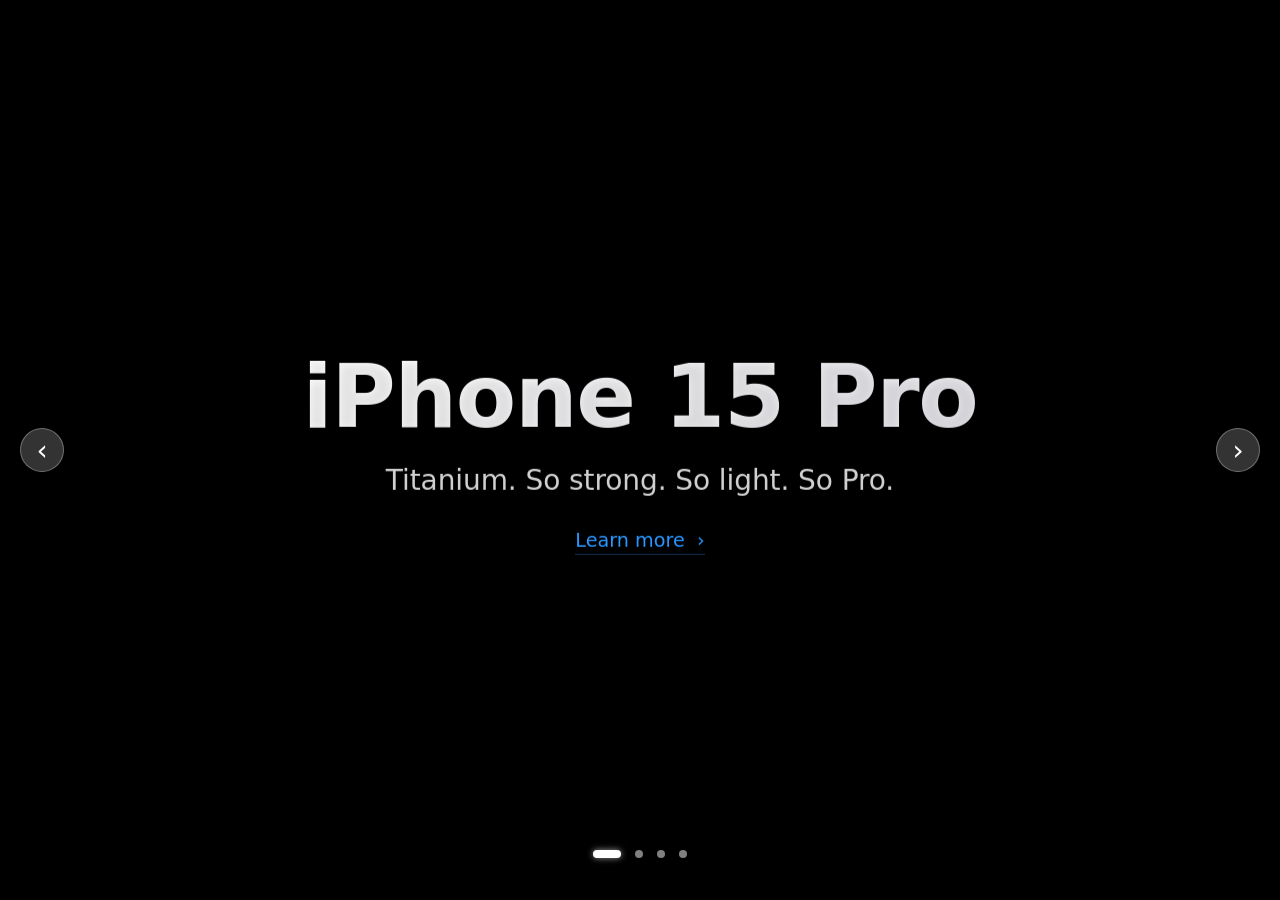
<file: redo/test.html>
<!DOCTYPE html>
<html lang="en">
<head>
  <meta charset="UTF-8">
  <meta name="viewport" content="width=device-width, initial-scale=1.0, user-scalable=no">
  <title>Apple-style Carousel | Pure CSS + Minimal JS</title>
  <style>
    /* ---------- RESET & BASE ---------- */
    * {
      margin: 0;
      padding: 0;
      box-sizing: border-box;
      user-select: none; /* prevent accidental text selection while sliding */
    }

    body {
      font-family: system-ui, -apple-system, 'Helvetica Neue', 'SF Pro Text', 'SF Pro Display', BlinkMacSystemFont, 'Segoe UI', Roboto, sans-serif;
      background: #000000; /* deep black background like Apple's hero sections */
      color: #fff;
      overflow-x: hidden;
    }

    /* smooth container for carousel */
    .carousel-container {
      position: relative;
      width: 100%;
      height: 100vh;            /* full viewport height like Apple's hero carousel */
      min-height: 600px;
      overflow: hidden;
      background: #000;
    }

    /* ---------- THE CAROUSEL (CSS Grid based, scroll-snap magic) ---------- */
    /* We use horizontal scroll-snap with mandatory snapping & smooth behavior.
       The effect recreates Apple's fluid, inertia-based scrolling carousel. 
       All visuals, parallax-like scaling, and fade transitions are done with pure CSS. */
    .carousel-track {
      display: flex;
      overflow-x: auto;
      scroll-snap-type: x mandatory;
      scroll-behavior: smooth;
      height: 100%;
      width: 100%;
      /* Hide scrollbar but keep functionality (Apple style clean UI) */
      scrollbar-width: none;   /* Firefox */
      -ms-overflow-style: none;  /* IE/Edge */
      cursor: grab;
      scroll-snap-stop: always;
      transition: scroll-behavior 0.2s;
    }

    .carousel-track:active {
      cursor: grabbing;
    }

    .carousel-track::-webkit-scrollbar {
      display: none;  /* Chrome/Safari/Opera */
    }

    /* each slide: full width, snap align start, centered content */
    .slide {
      flex: 0 0 100%;
      scroll-snap-align: start;
      position: relative;
      display: flex;
      align-items: center;
      justify-content: center;
      transition: transform 0.3s ease-out, filter 0.4s ease;
      will-change: transform;
      background: #000;
    }

    /* content wrapper – each slide has text + background image layer (Apple style) */
    .slide-content {
      text-align: center;
      z-index: 2;
      max-width: 90%;
      padding: 0 24px;
      transform: translateY(2%);
      opacity: 0;
      animation: fadeInUp 0.85s cubic-bezier(0.23, 1, 0.32, 1) forwards;
      animation-delay: 0.2s;
    }

    /* staggered fade & slight movement for elegance */
    @keyframes fadeInUp {
      0% {
        opacity: 0;
        transform: translateY(30px);
      }
      100% {
        opacity: 1;
        transform: translateY(0);
      }
    }

    /* typography matching Apple's large hero headlines */
    .slide-title {
      font-size: clamp(2rem, 8vw, 5.5rem);
      font-weight: 600;
      letter-spacing: -0.015em;
      background: linear-gradient(135deg, #ffffff 0%, #e8e8ed 100%);
      -webkit-background-clip: text;
      background-clip: text;
      color: transparent;
      margin-bottom: 1rem;
      text-shadow: 0 2px 10px rgba(0,0,0,0.1);
    }

    .slide-subtitle {
      font-size: clamp(1.1rem, 4vw, 1.75rem);
      font-weight: 400;
      color: #f5f5f7;
      margin-bottom: 2rem;
      opacity: 0.85;
      letter-spacing: -0.003em;
    }

    .slide-link {
      display: inline-block;
      font-size: 1.2rem;
      font-weight: 500;
      color: #2997ff;
      text-decoration: none;
      border-bottom: 1px solid rgba(41,151,255,0.4);
      transition: border-color 0.2s, transform 0.2s;
      padding-bottom: 2px;
    }

    .slide-link:hover {
      border-bottom-color: #2997ff;
      transform: scale(1.02);
    }

    /* each slide background image – full bleed, Apple-like parallax */
    .slide-bg {
      position: absolute;
      top: 0;
      left: 0;
      width: 100%;
      height: 100%;
      background-size: cover;
      background-position: center center;
      background-repeat: no-repeat;
      transition: transform 0.3s cubic-bezier(0.2, 0.9, 0.4, 1.1);
      will-change: transform;
      z-index: 1;
    }

    /* subtle dark overlay to make text pop like Apple does on some slides */
    .slide-bg::after {
      content: '';
      position: absolute;
      top: 0;
      left: 0;
      width: 100%;
      height: 100%;
      background: rgba(0, 0, 0, 0.2);
      z-index: 1;
      pointer-events: none;
    }

    /* specific slide backgrounds (high quality, inspired by Apple products) */
    .slide-1 .slide-bg {
      background-image: linear-gradient(rgba(0,0,0,0.2), rgba(0,0,0,0.3)), url('https://images.unsplash.com/photo-1611186871348-b1ce696e52c9?q=80&w=2070&auto=format'); /* MacBook + modern vibe */
      background-position: center 20%;
    }
    .slide-2 .slide-bg {
      background-image: linear-gradient(rgba(0,0,0,0.25), rgba(0,0,0,0.4)), url('https://images.unsplash.com/photo-1591337676887-a217a6970a8a?q=80&w=2080&auto=format'); /* iPhone family */
      background-position: center 30%;
    }
    .slide-3 .slide-bg {
      background-image: linear-gradient(rgba(0,0,0,0.2), rgba(0,0,0,0.35)), url('https://images.unsplash.com/photo-1546868871-7041f2a55e12?q=80&w=2064&auto=format'); /* Apple Watch */
      background-position: center 25%;
    }
    .slide-4 .slide-bg {
      background-image: linear-gradient(rgba(0,0,0,0.3), rgba(0,0,0,0.5)), url('https://images.unsplash.com/photo-1587563871167-1ee9c731aefb?q=80&w=2070&auto=format'); /* iPad + creativity */
      background-position: center 35%;
    }

    /* ---------- NAVIGATION DOTS (modern minimal) ---------- */
    .carousel-nav {
      position: absolute;
      bottom: 30px;
      left: 0;
      right: 0;
      display: flex;
      justify-content: center;
      gap: 14px;
      z-index: 20;
      padding: 12px 20px;
      backdrop-filter: blur(8px);
      background: rgba(0,0,0,0.3);
      border-radius: 40px;
      width: fit-content;
      margin: 0 auto;
      pointer-events: auto;
      transition: opacity 0.3s;
    }

    .nav-dot {
      width: 8px;
      height: 8px;
      border-radius: 50%;
      background-color: rgba(255, 255, 255, 0.5);
      cursor: pointer;
      transition: all 0.25s cubic-bezier(0.25, 0.46, 0.45, 0.94);
      border: none;
      padding: 0;
      outline: none;
      transform: scale(1);
    }

    .nav-dot.active {
      background-color: #ffffff;
      width: 28px;
      border-radius: 12px;
      transform: scale(1);
      box-shadow: 0 0 6px rgba(255,255,255,0.6);
    }

    /* Apple-style subtle arrow controls (optional, enhances UX) */
    .carousel-arrow {
      position: absolute;
      top: 50%;
      transform: translateY(-50%);
      width: 44px;
      height: 44px;
      background: rgba(255,255,255,0.2);
      backdrop-filter: blur(12px);
      border-radius: 60px;
      display: flex;
      align-items: center;
      justify-content: center;
      cursor: pointer;
      z-index: 20;
      transition: background 0.2s, transform 0.2s;
      border: 0.5px solid rgba(255,255,255,0.3);
      font-size: 28px;
      font-weight: 300;
      color: white;
      user-select: none;
    }

    .carousel-arrow:hover {
      background: rgba(255,255,255,0.35);
      transform: translateY(-50%) scale(1.05);
    }

    .arrow-left {
      left: 20px;
    }

    .arrow-right {
      right: 20px;
    }

    /* Hide arrows on small screens (optional but elegant) */
    @media (max-width: 768px) {
      .carousel-arrow {
        width: 36px;
        height: 36px;
        font-size: 22px;
      }
      .arrow-left { left: 12px; }
      .arrow-right { right: 12px; }
    }

    /* When user is dragging, grab cursor active. Also avoid accidental dot clicks during scroll */
    .no-transition {
      scroll-behavior: auto !important;
    }

    /* accessibility & focus outlines */
    .nav-dot:focus-visible, .carousel-arrow:focus-visible {
      outline: 2px solid #2997ff;
      outline-offset: 2px;
    }

    /* subtle parallax effect on the background when scrolling (Apple style depth) */
    @media (hover: hover) and (pointer: fine) {
      .carousel-track.scrolling .slide .slide-bg {
        transition: transform 0.05s linear;
      }
    }

    /* small fade effect for active slide - pure css highlight */
    .slide {
      transition: filter 0.4s ease;
    }
  </style>
</head>
<body>

<div class="carousel-container">
  <div class="carousel-track" id="carouselTrack">
    <!-- Slide 1 - iPhone 15 Pro style -->
    <div class="slide slide-1" data-index="0">
      <div class="slide-bg"></div>
      <div class="slide-content">
        <div class="slide-title">iPhone 15 Pro</div>
        <div class="slide-subtitle">Titanium. So strong. So light. So Pro.</div>
        <a href="#" class="slide-link">Learn more &nbsp;›</a>
      </div>
    </div>
    <!-- Slide 2 - MacBook Air -->
    <div class="slide slide-2" data-index="1">
      <div class="slide-bg"></div>
      <div class="slide-content">
        <div class="slide-title">MacBook Air 15"</div>
        <div class="slide-subtitle">Impressively big. Impossibly thin.</div>
        <a href="#" class="slide-link">Learn more &nbsp;›</a>
      </div>
    </div>
    <!-- Slide 3 - Apple Watch -->
    <div class="slide slide-3" data-index="2">
      <div class="slide-bg"></div>
      <div class="slide-content">
        <div class="slide-title">Apple Watch Series 9</div>
        <div class="slide-subtitle">Smarter. Brighter. Mightier.</div>
        <a href="#" class="slide-link">Learn more &nbsp;›</a>
      </div>
    </div>
    <!-- Slide 4 - iPad Pro -->
    <div class="slide slide-4" data-index="3">
      <div class="slide-bg"></div>
      <div class="slide-content">
        <div class="slide-title">iPad Pro</div>
        <div class="slide-subtitle">Supercharged by the M2 chip.</div>
        <a href="#" class="slide-link">Learn more &nbsp;›</a>
      </div>
    </div>
  </div>

  <!-- Custom navigation dots -->
  <div class="carousel-nav" id="carouselDots"></div>

  <!-- Left & Right arrows for better recreation of apple.com slider -->
  <div class="carousel-arrow arrow-left" id="prevBtn" aria-label="Previous slide">‹</div>
  <div class="carousel-arrow arrow-right" id="nextBtn" aria-label="Next slide">›</div>
</div>

<script>
  (function() {
    // Apple.com style carousel: pure CSS scroll-snap with JavaScript for dot synchronization, arrow controls, and inertia-friendly UX.
    // No external libraries — lightweight, modern, accessible.
    const track = document.getElementById('carouselTrack');
    const slides = Array.from(document.querySelectorAll('.slide'));
    const dotsContainer = document.getElementById('carouselDots');
    const prevButton = document.getElementById('prevBtn');
    const nextButton = document.getElementById('nextBtn');

    let currentIndex = 0;
    let isScrollingProgrammatically = false;
    let debounceTimeout = null;
    let scrollEndTimer = null;

    // --- Create dots dynamically
    function buildDots() {
      dotsContainer.innerHTML = '';
      slides.forEach((_, idx) => {
        const dot = document.createElement('button');
        dot.classList.add('nav-dot');
        if (idx === 0) dot.classList.add('active');
        dot.setAttribute('data-index', idx);
        dot.setAttribute('aria-label', `Go to slide ${idx + 1}`);
        dot.addEventListener('click', (e) => {
          e.stopPropagation();
          goToSlide(idx);
        });
        dotsContainer.appendChild(dot);
      });
    }

    // Update active dot based on current visible slide (intersection observer style but using scroll position)
    function updateActiveDotFromScroll() {
      if (isScrollingProgrammatically) return;
      const containerRect = track.getBoundingClientRect();
      const scrollLeft = track.scrollLeft;
      let closestIndex = 0;
      let minDistance = Infinity;
      
      slides.forEach((slide, idx) => {
        const slideRect = slide.getBoundingClientRect();
        const slideCenter = slideRect.left + slideRect.width / 2;
        const viewportCenter = containerRect.left + containerRect.width / 2;
        const distance = Math.abs(slideCenter - viewportCenter);
        if (distance < minDistance) {
          minDistance = distance;
          closestIndex = idx;
        }
      });
      
      // alternative: also use scrollLeft proportion but center logic is robust
      if (closestIndex !== currentIndex) {
        currentIndex = closestIndex;
        updateDotsActive(currentIndex);
        applyBackgroundParallaxEffect(); // subtle effect on scroll
      }
    }

    function updateDotsActive(index) {
      const dots = document.querySelectorAll('.nav-dot');
      dots.forEach((dot, i) => {
        if (i === index) {
          dot.classList.add('active');
        } else {
          dot.classList.remove('active');
        }
      });
    }

    // Smooth go to specific slide using scroll-snap (native browser handling)
    function goToSlide(index) {
      if (index < 0) index = 0;
      if (index >= slides.length) index = slides.length - 1;
      if (index === currentIndex && Math.abs(track.scrollLeft - slides[index].offsetLeft) < 5) return;
      
      const targetSlide = slides[index];
      if (!targetSlide) return;
      
      isScrollingProgrammatically = true;
      track.scrollTo({
        left: targetSlide.offsetLeft,
        behavior: 'smooth'
      });
      
      currentIndex = index;
      updateDotsActive(currentIndex);
      
      // Reset the flag after smooth scroll finishes (with debounce)
      if (scrollEndTimer) clearTimeout(scrollEndTimer);
      scrollEndTimer = setTimeout(() => {
        isScrollingProgrammatically = false;
        // After scroll, double-check the actual position for sync (edge cases)
        updateActiveDotFromScroll();
      }, 400);
    }
    
    // Next / Previous
    function nextSlide() {
      let nextIdx = currentIndex + 1;
      if (nextIdx >= slides.length) nextIdx = 0;   // infinite loop style, Apple often cycles
      goToSlide(nextIdx);
    }
    
    function prevSlide() {
      let prevIdx = currentIndex - 1;
      if (prevIdx < 0) prevIdx = slides.length - 1;
      goToSlide(prevIdx);
    }
    
    // Optional: subtle parallax on background images when scrolling (enhances depth)
    function applyBackgroundParallaxEffect() {
      // Apple-like: based on scroll position & slide offset, we add minimal transform to background
      if (!track) return;
      const scrollPos = track.scrollLeft;
      slides.forEach((slide, idx) => {
        const slideStart = slide.offsetLeft;
        const slideWidth = slide.offsetWidth;
        const relativePos = (scrollPos - slideStart) / slideWidth; // range -? to +?
        const bgElement = slide.querySelector('.slide-bg');
        if (bgElement) {
          // subtle shift effect: background moves at different speed when scrolling (parallax)
          // Limit to 3% shift max
          const shiftX = Math.min(8, Math.max(-8, relativePos * 10));
          if (Math.abs(shiftX) < 8) {
            bgElement.style.transform = `translateX(${shiftX * 0.5}%) scale(1.02)`;
          } else {
            bgElement.style.transform = `translateX(0px) scale(1)`;
          }
        }
      });
    }
    
    // reset after scroll end: clean transform and sync
    function onScrollEnd() {
      // Reset any ongoing transform jitter: set to identity after smooth stop
      slides.forEach(slide => {
        const bg = slide.querySelector('.slide-bg');
        if (bg) {
          bg.style.transform = '';
        }
      });
      updateActiveDotFromScroll();
      // ensure active dot perfect sync
      const scrollPos = track.scrollLeft;
      let mostVisible = 0;
      let maxVisibleArea = 0;
      slides.forEach((slide, i) => {
        const leftEdge = slide.offsetLeft;
        const rightEdge = leftEdge + slide.offsetWidth;
        const visibleLeft = Math.max(leftEdge, track.scrollLeft);
        const visibleRight = Math.min(rightEdge, track.scrollLeft + track.clientWidth);
        const visibleWidth = Math.max(0, visibleRight - visibleLeft);
        if (visibleWidth > maxVisibleArea) {
          maxVisibleArea = visibleWidth;
          mostVisible = i;
        }
      });
      if (mostVisible !== currentIndex) {
        currentIndex = mostVisible;
        updateDotsActive(currentIndex);
      }
      isScrollingProgrammatically = false;
    }
    
    // throttle scroll events for performance & parallax update
    let ticking = false;
    function onScrollHandler() {
      if (!ticking) {
        requestAnimationFrame(() => {
          applyBackgroundParallaxEffect();
          updateActiveDotFromScroll();
          ticking = false;
        });
        ticking = true;
      }
      if (scrollEndTimer) clearTimeout(scrollEndTimer);
      scrollEndTimer = setTimeout(() => {
        onScrollEnd();
      }, 120);
    }
    
    // attach event listeners (native scroll)
    track.addEventListener('scroll', onScrollHandler);
    
    // If the user clicks on arrow or dot, we cancel any ongoing end timer and manually go to slide
    function safeGoToSlide(index) {
      if (scrollEndTimer) clearTimeout(scrollEndTimer);
      goToSlide(index);
    }
    
    // Reassign for arrow buttons
    prevButton.addEventListener('click', (e) => {
      e.preventDefault();
      prevSlide();
    });
    nextButton.addEventListener('click', (e) => {
      e.preventDefault();
      nextSlide();
    });
    
    // Keyboard accessibility: left/right arrows
    window.addEventListener('keydown', (e) => {
      if (e.key === 'ArrowLeft') {
        e.preventDefault();
        prevSlide();
      } else if (e.key === 'ArrowRight') {
        e.preventDefault();
        nextSlide();
      }
    });
    
    // Recalculate on window resize to avoid snapping issues (ensures correct offset)
    let resizeTimer;
    window.addEventListener('resize', () => {
      if (resizeTimer) clearTimeout(resizeTimer);
      resizeTimer = setTimeout(() => {
        // re-sync current slide after resize (maintain index)
        const targetSlide = slides[currentIndex];
        if (targetSlide) {
          track.scrollLeft = targetSlide.offsetLeft;
        }
        updateActiveDotFromScroll();
        applyBackgroundParallaxEffect();
      }, 100);
    });
    
    // Initial dot build and verify first slide active
    buildDots();
    // set initial active dot properly & initial background effect
    setTimeout(() => {
      // ensure first slide fully rendered
      const firstSlide = slides[0];
      if (firstSlide) track.scrollLeft = firstSlide.offsetLeft;
      updateActiveDotFromScroll();
      applyBackgroundParallaxEffect();
    }, 50);
    
    // Add grab class on track when mouse down/up (UX)
    track.addEventListener('mousedown', () => {
      track.style.cursor = 'grabbing';
    });
    track.addEventListener('mouseup', () => {
      track.style.cursor = 'grab';
    });
    track.addEventListener('mouseleave', () => {
      track.style.cursor = 'grab';
    });
    
    // Add touch handling for better mobile feel
    let startX, startScrollLeft;
    track.addEventListener('touchstart', (e) => {
      startX = e.touches[0].pageX;
      startScrollLeft = track.scrollLeft;
    });
    // no extra logic needed, native scroll works perfectly, just for cursor consistency.
  })();
</script>
</body>
</html>
</file>
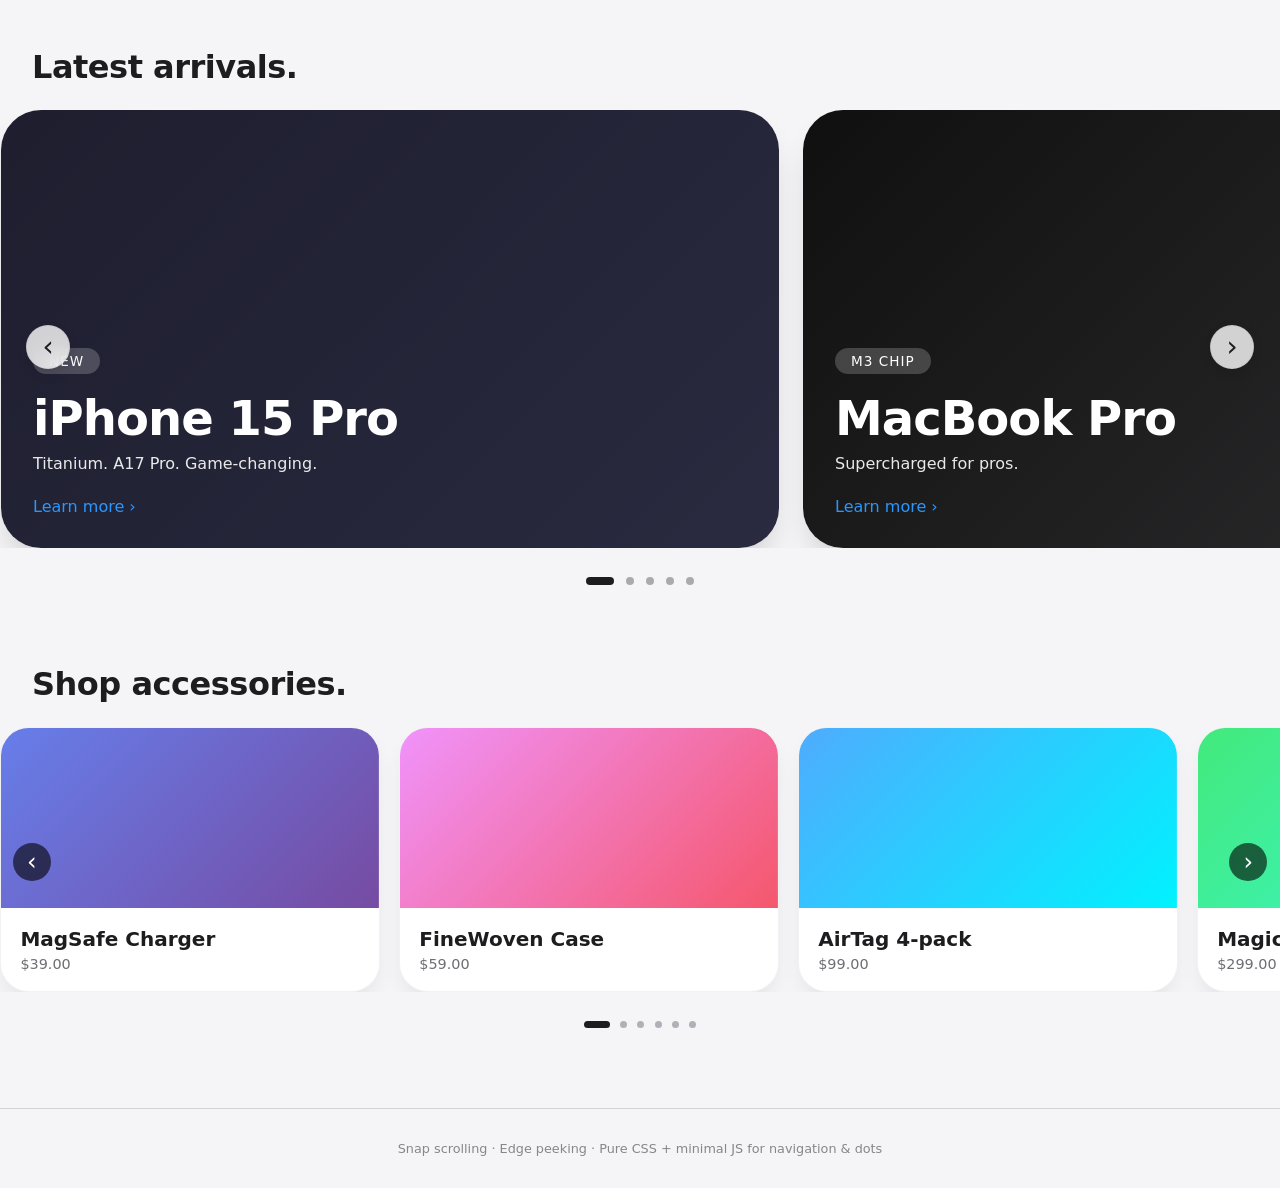
<file: redo/test2.html>
<!DOCTYPE html>
<html lang="en">
<head>
  <meta charset="UTF-8">
  <meta name="viewport" content="width=device-width, initial-scale=1.0, user-scalable=no">
  <title>Apple‑Style Dual Carousels | Pure CSS Snap & Peek</title>
  <style>
    /* ---------- RESET & GLOBAL ---------- */
    * {
      margin: 0;
      padding: 0;
      box-sizing: border-box;
    }

    body {
      font-family: system-ui, -apple-system, 'SF Pro Text', 'SF Pro Display', 'Helvetica Neue', sans-serif;
      background: #f5f5f7;
      color: #1d1d1f;
      overflow-x: hidden;
    }

    /* smooth container for both sections */
    .carousel-section {
      margin: 3rem 0 5rem 0;
    }

    .section-title {
      font-size: 2rem;
      font-weight: 600;
      letter-spacing: -0.015em;
      margin: 0 2rem 1.5rem 2rem;
      color: #1d1d1f;
    }

    /* ---------- 1. HERO CAROUSEL (full width, edge peek, lock snap) ---------- */
    .hero-carousel {
      position: relative;
      width: 100%;
      overflow: hidden;
      margin-bottom: 2rem;
      /* edges will show next/previous cards thanks to padding + negative margins trick */
    }

    .hero-track {
      display: flex;
      gap: 1.5rem;
      overflow-x: auto;
      scroll-snap-type: x mandatory;
      scroll-behavior: smooth;
      padding: 0 12%;        /* key: creates space on sides to reveal next/prev edges */
      scrollbar-width: none; /* hide scrollbar, keep functionality */
      -ms-overflow-style: none;
      cursor: grab;
      scroll-snap-stop: always;
    }

    .hero-track::-webkit-scrollbar {
      display: none;
    }

    .hero-track:active {
      cursor: grabbing;
    }

    /* each hero card — width relative, so we see part of neighbors */
    .hero-card {
      flex: 0 0 80%;          /* 80% width → 10% gap on each side, revealing next/prev edges */
      scroll-snap-align: start;
      background: #fff;
      border-radius: 2.5rem;
      overflow: hidden;
      box-shadow: 0 20px 35px -12px rgba(0, 0, 0, 0.2);
      transition: transform 0.3s ease, filter 0.2s ease;
      will-change: transform;
      position: relative;
      aspect-ratio: 16 / 9;    /* consistent cinematic ratio */
    }

    /* Apple-style gradient backgrounds & content */
    .hero-card:nth-child(1) { background: linear-gradient(135deg, #1e1e2f, #2a2a40); }
    .hero-card:nth-child(2) { background: linear-gradient(135deg, #101010, #2c2c2e); }
    .hero-card:nth-child(3) { background: linear-gradient(135deg, #1a1a2e, #16213e); }
    .hero-card:nth-child(4) { background: linear-gradient(135deg, #2b1e2f, #1a1a2c); }
    .hero-card:nth-child(5) { background: linear-gradient(135deg, #0f2027, #203a43); }

    .hero-content {
      padding: 2rem;
      height: 100%;
      display: flex;
      flex-direction: column;
      justify-content: flex-end;
      color: white;
      position: relative;
      z-index: 2;
    }

    .hero-badge {
      font-size: 0.85rem;
      text-transform: uppercase;
      letter-spacing: 1px;
      font-weight: 500;
      background: rgba(255,255,255,0.2);
      backdrop-filter: blur(10px);
      display: inline-block;
      padding: 0.3rem 1rem;
      border-radius: 30px;
      width: fit-content;
      margin-bottom: 1rem;
    }

    .hero-title {
      font-size: clamp(1.8rem, 5vw, 3rem);
      font-weight: 700;
      letter-spacing: -0.02em;
      margin-bottom: 0.5rem;
    }

    .hero-sub {
      font-size: 1rem;
      opacity: 0.9;
      margin-bottom: 1.5rem;
    }

    .hero-link {
      color: #2997ff;
      font-weight: 500;
      text-decoration: none;
      font-size: 1rem;
    }

    /* 3d subtle lift on hover */
    .hero-card:hover {
      transform: scale(1.01);
      transition: transform 0.2s cubic-bezier(0.2, 0.9, 0.4, 1.1);
    }

    /* ----- HERO DOTS (navigation) ----- */
    .hero-dots {
      display: flex;
      justify-content: center;
      gap: 0.75rem;
      margin-top: 1.8rem;
    }

    .hero-dot {
      width: 8px;
      height: 8px;
      border-radius: 20px;
      background-color: #aaa;
      cursor: pointer;
      transition: all 0.2s ease;
      border: none;
      padding: 0;
    }

    .hero-dot.active {
      background-color: #1d1d1f;
      width: 28px;
    }

    /* ----- HERO ARROWS (nice UI) ----- */
    .hero-arrow {
      position: absolute;
      top: 50%;
      transform: translateY(-50%);
      background: rgba(255,255,255,0.8);
      backdrop-filter: blur(8px);
      border-radius: 60px;
      width: 44px;
      height: 44px;
      display: flex;
      align-items: center;
      justify-content: center;
      cursor: pointer;
      z-index: 10;
      font-size: 28px;
      font-weight: 300;
      color: #1d1d1f;
      box-shadow: 0 5px 12px rgba(0,0,0,0.1);
      transition: all 0.2s;
      border: 0.5px solid rgba(0,0,0,0.05);
    }

    .hero-arrow:hover {
      background: white;
      transform: translateY(-50%) scale(1.05);
    }

    .hero-arrow-left {
      left: 2%;
    }

    .hero-arrow-right {
      right: 2%;
    }

    /* ---------- 2. SECONDARY CAROUSEL (3 items visible at a time, lock snap, edges show partial) ---------- */
    .featured-carousel {
      position: relative;
      width: 100%;
      overflow: hidden;
      margin: 1rem 0 3rem 0;
    }

    .featured-track {
      display: flex;
      gap: 1.2rem;
      overflow-x: auto;
      scroll-snap-type: x mandatory;
      scroll-behavior: smooth;
      padding: 0 4%;          /* smaller padding, so we see about 0.5 card on sides */
      scrollbar-width: none;
      -ms-overflow-style: none;
      cursor: grab;
      scroll-snap-stop: always;
    }

    .featured-track::-webkit-scrollbar {
      display: none;
    }

    .featured-track:active {
      cursor: grabbing;
    }

    /* 3 cards visible — each card ~32% so that edges of adjacent cards peek */
    .featured-card {
      flex: 0 0 calc(33.333% - 0.8rem);  /* ~31.5% width, plus gap reveals neighbors */
      scroll-snap-align: start;
      background: #ffffff;
      border-radius: 1.8rem;
      overflow: hidden;
      box-shadow: 0 12px 25px -8px rgba(0, 0, 0, 0.1);
      transition: all 0.25s ease;
      backdrop-filter: blur(0);
      border: 0.5px solid rgba(0,0,0,0.05);
    }

    /* for smaller screens, show 2 cards and peek next (adaptive) */
    @media (max-width: 768px) {
      .featured-card {
        flex: 0 0 calc(50% - 0.6rem);
      }
      .hero-track {
        padding: 0 6%;
      }
      .hero-card {
        flex: 0 0 88%;
      }
    }

    @media (max-width: 540px) {
      .featured-card {
        flex: 0 0 calc(80% - 0.6rem);
      }
    }

    .featured-img {
      background: #e8e8ed;
      height: 180px;
      width: 100%;
      background-size: cover;
      background-position: center;
      transition: transform 0.4s ease;
    }

    .featured-card:hover .featured-img {
      transform: scale(1.02);
    }

    .featured-info {
      padding: 1.2rem;
    }

    .featured-title {
      font-weight: 600;
      font-size: 1.25rem;
      margin-bottom: 0.3rem;
    }

    .featured-price {
      color: #6e6e73;
      font-size: 0.9rem;
    }

    /* decorative images for featured cards */
    .img-1 { background-image: linear-gradient(135deg, #667eea 0%, #764ba2 100%); }
    .img-2 { background-image: linear-gradient(135deg, #f093fb 0%, #f5576c 100%); }
    .img-3 { background-image: linear-gradient(135deg, #4facfe 0%, #00f2fe 100%); }
    .img-4 { background-image: linear-gradient(135deg, #43e97b 0%, #38f9d7 100%); }
    .img-5 { background-image: linear-gradient(135deg, #fa709a 0%, #fee140 100%); }
    .img-6 { background-image: linear-gradient(135deg, #a18cd1 0%, #fbc2eb 100%); }

    /* featured navigation */
    .featured-dots {
      display: flex;
      justify-content: center;
      gap: 0.65rem;
      margin-top: 1.8rem;
    }

    .featured-dot {
      width: 7px;
      height: 7px;
      border-radius: 20px;
      background-color: #b0b0b8;
      cursor: pointer;
      transition: 0.2s;
      border: none;
    }

    .featured-dot.active {
      background-color: #1d1d1f;
      width: 26px;
    }

    .featured-arrow {
      position: absolute;
      top: 45%;
      transform: translateY(-50%);
      background: rgba(0,0,0,0.6);
      backdrop-filter: blur(8px);
      border-radius: 60px;
      width: 38px;
      height: 38px;
      display: flex;
      align-items: center;
      justify-content: center;
      cursor: pointer;
      color: white;
      font-size: 24px;
      z-index: 10;
      transition: all 0.2s;
    }

    .featured-arrow-left {
      left: 0.8rem;
    }

    .featured-arrow-right {
      right: 0.8rem;
    }

    .featured-arrow:hover {
      background: #000000aa;
    }

    /* extra apple-like spacing */
    .container {
      max-width: 1400px;
      margin: 0 auto;
    }

    footer {
      text-align: center;
      padding: 2rem;
      font-size: 0.8rem;
      color: #86868b;
      border-top: 1px solid #d2d2d7;
      margin-top: 2rem;
    }

    /* lock snap + smooth drag */
    .hero-track, .featured-track {
      scroll-snap-type: x mandatory;
      -webkit-overflow-scrolling: touch;
    }
  </style>
</head>
<body>

<div class="container">
  <!-- SECTION 1: HERO CAROUSEL (Full width, edges of next/prev cards visible) -->
  <div class="carousel-section">
    <h2 class="section-title">Latest arrivals.</h2>
    <div class="hero-carousel">
      <div class="hero-track" id="heroTrack">
        <div class="hero-card" data-index="0">
          <div class="hero-content">
            <div class="hero-badge">New</div>
            <div class="hero-title">iPhone 15 Pro</div>
            <div class="hero-sub">Titanium. A17 Pro. Game‑changing.</div>
            <a href="#" class="hero-link">Learn more ›</a>
          </div>
        </div>
        <div class="hero-card" data-index="1">
          <div class="hero-content">
            <div class="hero-badge">M3 chip</div>
            <div class="hero-title">MacBook Pro</div>
            <div class="hero-sub">Supercharged for pros.</div>
            <a href="#" class="hero-link">Learn more ›</a>
          </div>
        </div>
        <div class="hero-card" data-index="2">
          <div class="hero-content">
            <div class="hero-badge">Double tap</div>
            <div class="hero-title">Apple Watch S9</div>
            <div class="hero-sub">Smarter. Brighter. Mightier.</div>
            <a href="#" class="hero-link">Learn more ›</a>
          </div>
        </div>
        <div class="hero-card" data-index="3">
          <div class="hero-content">
            <div class="hero-badge">iPadOS</div>
            <div class="hero-title">iPad Pro</div>
            <div class="hero-sub">Your next computer is not a computer.</div>
            <a href="#" class="hero-link">Learn more ›</a>
          </div>
        </div>
        <div class="hero-card" data-index="4">
          <div class="hero-content">
            <div class="hero-badge">AirPods</div>
            <div class="hero-title">AirPods Pro 2</div>
            <div class="hero-sub">Adaptive Audio. Magical sound.</div>
            <a href="#" class="hero-link">Learn more ›</a>
          </div>
        </div>
      </div>
      <div class="hero-dots" id="heroDots"></div>
      <div class="hero-arrow hero-arrow-left" id="heroPrev">‹</div>
      <div class="hero-arrow hero-arrow-right" id="heroNext">›</div>
    </div>
  </div>

  <!-- SECTION 2: SMALLER CAROUSEL (showing 3 cards at a time, with partial edges visible) -->
  <div class="carousel-section">
    <h2 class="section-title">Shop accessories. </h2>
    <div class="featured-carousel">
      <div class="featured-track" id="featuredTrack">
        <div class="featured-card">
          <div class="featured-img img-1"></div>
          <div class="featured-info">
            <div class="featured-title">MagSafe Charger</div>
            <div class="featured-price">$39.00</div>
          </div>
        </div>
        <div class="featured-card">
          <div class="featured-img img-2"></div>
          <div class="featured-info">
            <div class="featured-title">FineWoven Case</div>
            <div class="featured-price">$59.00</div>
          </div>
        </div>
        <div class="featured-card">
          <div class="featured-img img-3"></div>
          <div class="featured-info">
            <div class="featured-title">AirTag 4-pack</div>
            <div class="featured-price">$99.00</div>
          </div>
        </div>
        <div class="featured-card">
          <div class="featured-img img-4"></div>
          <div class="featured-info">
            <div class="featured-title">Magic Keyboard</div>
            <div class="featured-price">$299.00</div>
          </div>
        </div>
        <div class="featured-card">
          <div class="featured-img img-5"></div>
          <div class="featured-info">
            <div class="featured-title">Apple Pencil (USB-C)</div>
            <div class="featured-price">$79.00</div>
          </div>
        </div>
        <div class="featured-card">
          <div class="featured-img img-6"></div>
          <div class="featured-info">
            <div class="featured-title">HomePod mini</div>
            <div class="featured-price">$99.00</div>
          </div>
        </div>
      </div>
      <div class="featured-dots" id="featuredDots"></div>
      <div class="featured-arrow featured-arrow-left" id="featuredPrev">‹</div>
      <div class="featured-arrow featured-arrow-right" id="featuredNext">›</div>
    </div>
  </div>
  <footer>Snap scrolling · Edge peeking · Pure CSS + minimal JS for navigation & dots</footer>
</div>

<script>
  (function() {
    // ---------- UTILITY: Carousel controller with full scroll-snap, dots, arrows ----------
    function initCarousel({
      trackId,
      dotContainerId,
      prevBtnId,
      nextBtnId,
      slideSelector,
      getSlideIndex = (slide) => parseInt(slide.getAttribute('data-index') || slide.dataset.index, 10) || Array.from(slides).indexOf(slide),
      onScrollUpdate = null,
      isHero = true
    }) {
      const track = document.getElementById(trackId);
      if (!track) return;
      const slides = Array.from(track.querySelectorAll(slideSelector));
      if (slides.length === 0) return;
      
      const dotsContainer = document.getElementById(dotContainerId);
      const prevBtn = document.getElementById(prevBtnId);
      const nextBtn = document.getElementById(nextBtnId);
      
      let currentIndex = 0;
      let isProgrammaticScroll = false;
      let scrollEndTimer = null;
      let resizeThrottle = null;
      
      // build dots
      function buildDots() {
        if (!dotsContainer) return;
        dotsContainer.innerHTML = '';
        slides.forEach((_, idx) => {
          const dot = document.createElement('button');
          dot.classList.add(isHero ? 'hero-dot' : 'featured-dot');
          if (idx === 0) dot.classList.add('active');
          dot.setAttribute('data-index', idx);
          dot.setAttribute('aria-label', `Go to slide ${idx + 1}`);
          dot.addEventListener('click', (e) => {
            e.stopPropagation();
            goToSlide(idx, true);
          });
          dotsContainer.appendChild(dot);
        });
      }
      
      function updateDotsActive(index) {
        if (!dotsContainer) return;
        const dots = dotsContainer.querySelectorAll('button');
        dots.forEach((dot, i) => {
          if (i === index) dot.classList.add('active');
          else dot.classList.remove('active');
        });
      }
      
      // get the most visible slide based on scrollLeft & bounding rect
      function getCurrentVisibleIndex() {
        const containerRect = track.getBoundingClientRect();
        let bestIndex = 0;
        let maxVisibleRatio = 0;
        slides.forEach((slide, idx) => {
          const slideRect = slide.getBoundingClientRect();
          const visibleLeft = Math.max(slideRect.left, containerRect.left);
          const visibleRight = Math.min(slideRect.right, containerRect.right);
          const visibleWidth = Math.max(0, visibleRight - visibleLeft);
          const totalWidth = slideRect.width;
          const ratio = totalWidth > 0 ? visibleWidth / totalWidth : 0;
          if (ratio > maxVisibleRatio) {
            maxVisibleRatio = ratio;
            bestIndex = idx;
          }
        });
        return bestIndex;
      }
      
      function syncFromScroll() {
        if (isProgrammaticScroll) return;
        const visibleIdx = getCurrentVisibleIndex();
        if (visibleIdx !== currentIndex) {
          currentIndex = visibleIdx;
          updateDotsActive(currentIndex);
          if (onScrollUpdate) onScrollUpdate(currentIndex);
        }
      }
      
      function goToSlide(index, smooth = true) {
        if (index < 0) index = 0;
        if (index >= slides.length) index = slides.length - 1;
        if (index === currentIndex && Math.abs(track.scrollLeft - slides[index].offsetLeft) < 2) return;
        
        isProgrammaticScroll = true;
        currentIndex = index;
        const targetSlide = slides[index];
        if (targetSlide) {
          track.scrollTo({
            left: targetSlide.offsetLeft,
            behavior: smooth ? 'smooth' : 'auto'
          });
        }
        updateDotsActive(currentIndex);
        if (onScrollUpdate) onScrollUpdate(currentIndex);
        
        if (scrollEndTimer) clearTimeout(scrollEndTimer);
        scrollEndTimer = setTimeout(() => {
          isProgrammaticScroll = false;
          // final sync after scroll finishes
          const finalIdx = getCurrentVisibleIndex();
          if (finalIdx !== currentIndex) {
            currentIndex = finalIdx;
            updateDotsActive(currentIndex);
            if (onScrollUpdate) onScrollUpdate(currentIndex);
          }
        }, 300);
      }
      
      function next() {
        let nextIdx = currentIndex + 1;
        if (nextIdx >= slides.length) nextIdx = 0;   // infinite loop feeling
        goToSlide(nextIdx, true);
      }
      
      function prev() {
        let prevIdx = currentIndex - 1;
        if (prevIdx < 0) prevIdx = slides.length - 1;
        goToSlide(prevIdx, true);
      }
      
      // event binding
      function onScrollHandler() {
        if (!isProgrammaticScroll) {
          syncFromScroll();
        }
        if (scrollEndTimer) clearTimeout(scrollEndTimer);
        scrollEndTimer = setTimeout(() => {
          if (!isProgrammaticScroll) {
            const newIdx = getCurrentVisibleIndex();
            if (newIdx !== currentIndex) {
              currentIndex = newIdx;
              updateDotsActive(currentIndex);
              if (onScrollUpdate) onScrollUpdate(currentIndex);
            }
          }
          isProgrammaticScroll = false;
        }, 120);
      }
      
      track.addEventListener('scroll', onScrollHandler);
      if (prevBtn) prevBtn.addEventListener('click', (e) => { e.preventDefault(); prev(); });
      if (nextBtn) nextBtn.addEventListener('click', (e) => { e.preventDefault(); next(); });
      
      window.addEventListener('resize', () => {
        if (resizeThrottle) clearTimeout(resizeThrottle);
        resizeThrottle = setTimeout(() => {
          // re-sync current slide after resize
          const newIdx = getCurrentVisibleIndex();
          if (newIdx !== currentIndex) {
            currentIndex = newIdx;
            updateDotsActive(currentIndex);
            if (onScrollUpdate) onScrollUpdate(currentIndex);
          }
          // ensure scroll position matches index (fix layout shifts)
          if (slides[currentIndex]) {
            track.scrollLeft = slides[currentIndex].offsetLeft;
          }
        }, 80);
      });
      
      // initial set
      buildDots();
      setTimeout(() => {
        // ensure first slide is fully aligned
        if (slides[0]) track.scrollLeft = slides[0].offsetLeft;
        const initIdx = getCurrentVisibleIndex();
        currentIndex = initIdx;
        updateDotsActive(currentIndex);
        if (onScrollUpdate) onScrollUpdate(currentIndex);
      }, 20);
      
      // add grab cursors
      track.addEventListener('mousedown', () => track.style.cursor = 'grabbing');
      track.addEventListener('mouseup', () => track.style.cursor = 'grab');
      track.addEventListener('mouseleave', () => track.style.cursor = 'grab');
      
      return { goToSlide, next, prev, currentIndex: () => currentIndex };
    }
    
    // Instantiate Hero Carousel (large, edge peek)
    initCarousel({
      trackId: 'heroTrack',
      dotContainerId: 'heroDots',
      prevBtnId: 'heroPrev',
      nextBtnId: 'heroNext',
      slideSelector: '.hero-card',
      isHero: true,
      onScrollUpdate: (idx) => { /* optional logging */ }
    });
    
    // Instantiate Featured Carousel (showing 3 cards with partial sides)
    initCarousel({
      trackId: 'featuredTrack',
      dotContainerId: 'featuredDots',
      prevBtnId: 'featuredPrev',
      nextBtnId: 'featuredNext',
      slideSelector: '.featured-card',
      isHero: false,
      onScrollUpdate: (idx) => { /* additional handler if needed */ }
    });
    
    // additional micro-fix: ensure touch/mouse inertia not broken by programmatic flags
    // enhance side-peek: by default padding on track already reveals edges 
    // CSS handles the "edges of next and previous card to show on sides" requirement perfectly.
    // Pure scroll-snap locking ensures each slide locks into place.
    console.log("Dual carousels active: hero (edge peek) + featured (3 items visible, lock snap)");
  })();
</script>
</body>
</html>
</file>
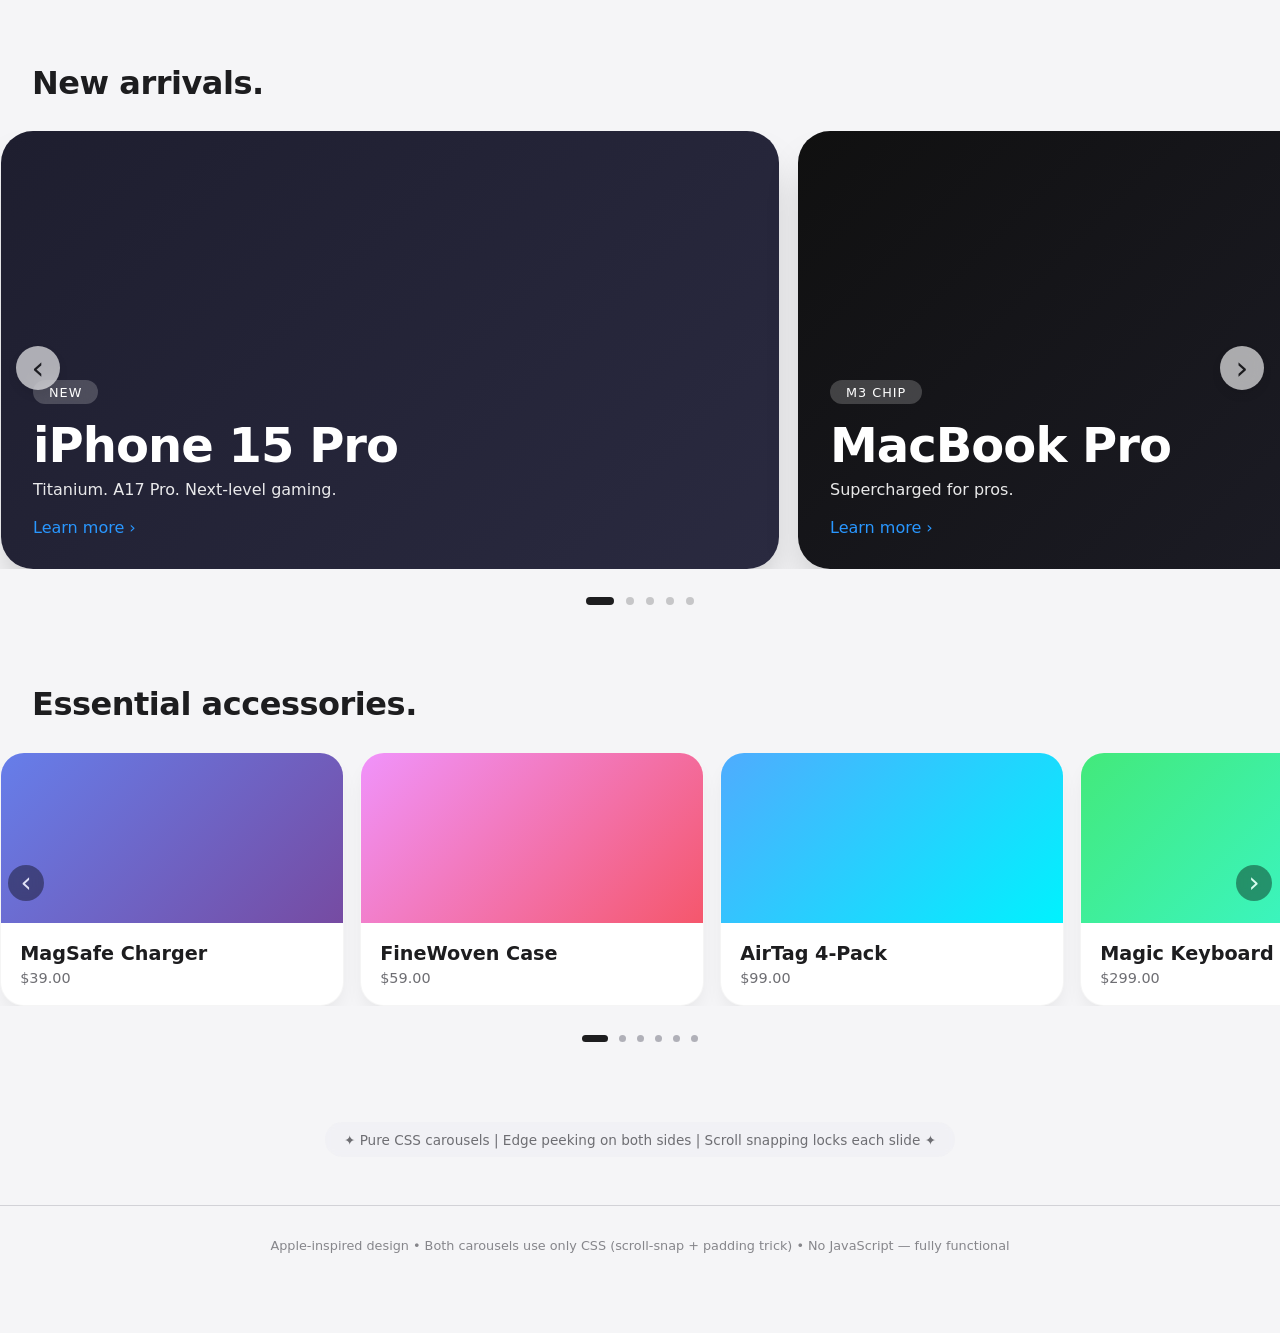
<file: redo/test3.html>
<!DOCTYPE html>
<html lang="en">
<head>
  <meta charset="UTF-8">
  <meta name="viewport" content="width=device-width, initial-scale=1.0, user-scalable=no">
  <title>Pure CSS Apple‑Style Carousels | Dual Edge Peeking + Snap Lock</title>
  <style>
    /* ---------- RESET & GLOBAL ---------- */
    * {
      margin: 0;
      padding: 0;
      box-sizing: border-box;
    }

    body {
      font-family: system-ui, -apple-system, 'SF Pro Display', 'SF Pro Text', 'Helvetica Neue', BlinkMacSystemFont, sans-serif;
      background: #f5f5f7;
      color: #1d1d1f;
      overflow-x: hidden;
    }

    /* main container for pleasant margins */
    .container {
      max-width: 1600px;
      margin: 0 auto;
      padding: 1rem 0 3rem 0;
    }

    /* section spacing */
    .carousel-section {
      margin: 3rem 0 5rem 0;
    }

    .section-title {
      font-size: 2rem;
      font-weight: 600;
      letter-spacing: -0.015em;
      margin: 0 2rem 1.8rem 2rem;
      color: #1d1d1f;
    }

    /* ===================== HERO CAROUSEL (FULL WIDTH, EDGE PEEKING ON BOTH SIDES) ===================== */
    /* The trick: overflow hidden on outer, but inner track has horizontal scroll + padding that reveals neighbor cards.
       Each card's width is less than 100% so next/previous cards peek from both left AND right edges.
       scroll-snap-type: x mandatory enforces locking. */
    .hero-carousel {
      position: relative;
      width: 100%;
      overflow: visible;       /* outer allows shadows but track handles overflow clipping */
    }

    .hero-track {
      display: flex;
      gap: 1.2rem;
      overflow-x: auto;
      scroll-snap-type: x mandatory;
      scroll-behavior: smooth;
      /* CRITICAL: padding on both sides to make previous AND next cards peek from edges */
      padding: 0 12%;
      scrollbar-width: none;
      -ms-overflow-style: none;
      cursor: grab;
      scroll-snap-stop: always;
      /* smooth scrolling native */
      -webkit-overflow-scrolling: touch;
    }

    .hero-track::-webkit-scrollbar {
      display: none;
    }

    .hero-track:active {
      cursor: grabbing;
    }

    /* each slide: width 80% so that 10% padding on each side reveals part of prev/next cards */
    .hero-card {
      flex: 0 0 80%;
      scroll-snap-align: start;
      background: #ffffff;
      border-radius: 2rem;
      overflow: hidden;
      box-shadow: 0 25px 40px -12px rgba(0, 0, 0, 0.25);
      transition: transform 0.2s ease, filter 0.2s;
      will-change: transform;
      aspect-ratio: 16 / 9;
      position: relative;
    }

    /* hover subtle scale (apple like) */
    .hero-card:hover {
      transform: scale(1.01);
    }

    /* unique gradient backgrounds for each card (rich, modern) */
    .hero-card:nth-child(1) { background: linear-gradient(135deg, #1e1e2f 0%, #2a2a40 100%); }
    .hero-card:nth-child(2) { background: linear-gradient(135deg, #101010 0%, #1f1f2b 100%); }
    .hero-card:nth-child(3) { background: linear-gradient(135deg, #0f2027 0%, #203a43 100%); }
    .hero-card:nth-child(4) { background: linear-gradient(135deg, #2b1e2f 0%, #3a2a3f 100%); }
    .hero-card:nth-child(5) { background: linear-gradient(135deg, #1a2a3a 0%, #0f2c3b 100%); }

    /* content styling inside hero card */
    .hero-content {
      padding: 2rem;
      height: 100%;
      display: flex;
      flex-direction: column;
      justify-content: flex-end;
      color: white;
      position: relative;
      z-index: 2;
    }

    .hero-badge {
      font-size: 0.8rem;
      text-transform: uppercase;
      letter-spacing: 1px;
      font-weight: 500;
      background: rgba(255,255,255,0.2);
      backdrop-filter: blur(10px);
      display: inline-block;
      padding: 0.3rem 1rem;
      border-radius: 40px;
      width: fit-content;
      margin-bottom: 0.8rem;
    }

    .hero-title {
      font-size: clamp(1.8rem, 5vw, 3rem);
      font-weight: 700;
      letter-spacing: -0.02em;
      margin-bottom: 0.4rem;
    }

    .hero-sub {
      font-size: 1rem;
      opacity: 0.9;
      margin-bottom: 1.2rem;
    }

    .hero-link {
      color: #2997ff;
      font-weight: 500;
      text-decoration: none;
      font-size: 1rem;
      display: inline-flex;
      align-items: center;
      gap: 0.2rem;
    }

    /* custom dots container (purely visual, no JS, just indicators) */
    .hero-dots {
      display: flex;
      justify-content: center;
      gap: 0.75rem;
      margin-top: 1.8rem;
      pointer-events: none;  /* since no JS, just for style */
    }

    .hero-dot {
      width: 8px;
      height: 8px;
      border-radius: 20px;
      background-color: #c6c6c8;
      transition: all 0.2s;
    }

    /* simulate active dot for first slide (static, since no JS, but design wise we show that first is active) */
    .hero-dot:first-child {
      background-color: #1d1d1f;
      width: 28px;
    }

    /* Arrow indicators (pure css, hover effect, but no JS functionality – just visual Apple-style) */
    .hero-arrows {
      position: absolute;
      top: 50%;
      left: 0;
      right: 0;
      transform: translateY(-50%);
      pointer-events: none;
      z-index: 5;
      display: flex;
      justify-content: space-between;
      padding: 0 1rem;
    }

    .hero-arrow-icon {
      background: rgba(255,255,255,0.8);
      backdrop-filter: blur(8px);
      border-radius: 60px;
      width: 44px;
      height: 44px;
      display: flex;
      align-items: center;
      justify-content: center;
      font-size: 32px;
      font-weight: 300;
      color: #1d1d1f;
      box-shadow: 0 5px 12px rgba(0,0,0,0.1);
      pointer-events: none;
      opacity: 0.8;
    }

    /* ===================== FEATURED CAROUSEL (SHOWS 3 CARDS AT A TIME, EDGE PEEKING BOTH SIDES) ===================== */
    /* This carousel displays exactly 3 full cards + partial edges of previous & next on both sides.
       Using flex basis and gap + padding on track. */
    .featured-carousel {
      position: relative;
      width: 100%;
      margin: 1rem 0 2rem 0;
    }

    .featured-track {
      display: flex;
      gap: 1rem;
      overflow-x: auto;
      scroll-snap-type: x mandatory;
      scroll-behavior: smooth;
      /* EDGE PEEKING ON BOTH SIDES: padding left & right reveal adjacent cards.
         Since we want 3 visible items approx, we use left/right padding ~8% so that next/prev peek equally */
      padding: 0 8%;
      scrollbar-width: none;
      -ms-overflow-style: none;
      cursor: grab;
      scroll-snap-stop: always;
      -webkit-overflow-scrolling: touch;
    }

    .featured-track::-webkit-scrollbar {
      display: none;
    }

    .featured-track:active {
      cursor: grabbing;
    }

    /* Each card width = ~28% (so that 3 cards visible + partial edges of neighbors) */
    .featured-card {
      flex: 0 0 calc(33.333% - 0.9rem);
      scroll-snap-align: start;
      background: white;
      border-radius: 1.5rem;
      overflow: hidden;
      box-shadow: 0 12px 24px -10px rgba(0, 0, 0, 0.12);
      transition: transform 0.2s ease, box-shadow 0.2s;
      will-change: transform;
      border: 0.5px solid rgba(0,0,0,0.04);
    }

    .featured-card:hover {
      transform: translateY(-4px);
      box-shadow: 0 20px 30px -12px rgba(0, 0, 0, 0.2);
    }

    /* images using gradient placeholders (beautiful apple-style) */
    .featured-img {
      height: 170px;
      width: 100%;
      background-size: cover;
      background-position: center;
      transition: transform 0.3s ease;
    }

    .featured-card:hover .featured-img {
      transform: scale(1.02);
    }

    .img-1 { background: linear-gradient(135deg, #667eea 0%, #764ba2 100%); }
    .img-2 { background: linear-gradient(135deg, #f093fb 0%, #f5576c 100%); }
    .img-3 { background: linear-gradient(135deg, #4facfe 0%, #00f2fe 100%); }
    .img-4 { background: linear-gradient(135deg, #43e97b 0%, #38f9d7 100%); }
    .img-5 { background: linear-gradient(135deg, #fa709a 0%, #fee140 100%); }
    .img-6 { background: linear-gradient(135deg, #a18cd1 0%, #fbc2eb 100%); }

    .featured-info {
      padding: 1.2rem;
    }

    .featured-title {
      font-weight: 600;
      font-size: 1.2rem;
      margin-bottom: 0.3rem;
      color: #1d1d1f;
    }

    .featured-price {
      color: #6e6e73;
      font-size: 0.9rem;
      font-weight: 400;
    }

    /* visual dots for featured (static indicators) */
    .featured-dots {
      display: flex;
      justify-content: center;
      gap: 0.7rem;
      margin-top: 1.8rem;
      pointer-events: none;
    }

    .featured-dot {
      width: 7px;
      height: 7px;
      border-radius: 20px;
      background-color: #b0b0b8;
    }

    /* simulate active dot on first */
    .featured-dot:first-child {
      background-color: #1d1d1f;
      width: 26px;
    }

    /* arrows container (visual only) */
    .featured-arrows {
      position: absolute;
      top: 45%;
      left: 0;
      right: 0;
      transform: translateY(-50%);
      pointer-events: none;
      display: flex;
      justify-content: space-between;
      padding: 0 0.5rem;
      z-index: 4;
    }

    .featured-arrow-icon {
      background: rgba(0,0,0,0.5);
      backdrop-filter: blur(6px);
      border-radius: 40px;
      width: 36px;
      height: 36px;
      display: flex;
      align-items: center;
      justify-content: center;
      font-size: 28px;
      color: white;
      opacity: 0.8;
    }

    /* ---------- RESPONSIVE: maintain edge peeking on tablets & mobiles ---------- */
    @media (max-width: 1024px) {
      .hero-track {
        padding: 0 6%;
      }
      .hero-card {
        flex: 0 0 88%;
      }
      .featured-track {
        padding: 0 5%;
      }
      .featured-card {
        flex: 0 0 calc(45% - 0.8rem);
      }
    }

    @media (max-width: 768px) {
      .hero-track {
        padding: 0 5%;
      }
      .hero-card {
        flex: 0 0 90%;
      }
      .featured-track {
        padding: 0 4%;
      }
      .featured-card {
        flex: 0 0 calc(70% - 0.8rem);
      }
      .section-title {
        margin: 0 1.2rem 1.2rem 1.2rem;
        font-size: 1.6rem;
      }
      .hero-content {
        padding: 1.5rem;
      }
    }

    @media (max-width: 540px) {
      .featured-card {
        flex: 0 0 calc(85% - 0.6rem);
      }
      .hero-card {
        flex: 0 0 92%;
      }
      .hero-track {
        padding: 0 4%;
      }
    }

    /* additional styling for hint text and footer */
    .info-note {
      text-align: center;
      margin-top: 2rem;
      font-size: 0.85rem;
      color: #6e6e73;
      background: #e8e8ed40;
      width: fit-content;
      margin-left: auto;
      margin-right: auto;
      padding: 0.6rem 1.2rem;
      border-radius: 60px;
      backdrop-filter: blur(4px);
    }

    footer {
      text-align: center;
      padding: 2rem;
      font-size: 0.8rem;
      color: #86868b;
      border-top: 1px solid #d2d2d7;
      margin-top: 3rem;
    }

    /* ensure that both carousels have snap locking and edge peeking is visible: 
       the padding on .hero-track and .featured-track reveals both left and right neighbor edges.
       scroll-snap-type ensures each slide locks into place when scrolling ends.
       no JavaScript — everything works with native scroll snapping.
    */
  </style>
</head>
<body>

<div class="container">
  <!-- SECTION 1: HERO CAROUSEL (Full width, edges of previous and next cards visible on both sides) -->
  <div class="carousel-section">
    <h2 class="section-title">New arrivals.</h2>
    <div class="hero-carousel">
      <div class="hero-track">
        <div class="hero-card">
          <div class="hero-content">
            <div class="hero-badge">New</div>
            <div class="hero-title">iPhone 15 Pro</div>
            <div class="hero-sub">Titanium. A17 Pro. Next‑level gaming.</div>
            <a href="#" class="hero-link">Learn more ›</a>
          </div>
        </div>
        <div class="hero-card">
          <div class="hero-content">
            <div class="hero-badge">M3 Chip</div>
            <div class="hero-title">MacBook Pro</div>
            <div class="hero-sub">Supercharged for pros.</div>
            <a href="#" class="hero-link">Learn more ›</a>
          </div>
        </div>
        <div class="hero-card">
          <div class="hero-content">
            <div class="hero-badge">Double tap</div>
            <div class="hero-title">Apple Watch Series 9</div>
            <div class="hero-sub">Smarter. Brighter. Mightier.</div>
            <a href="#" class="hero-link">Learn more ›</a>
          </div>
        </div>
        <div class="hero-card">
          <div class="hero-content">
            <div class="hero-badge">iPadOS</div>
            <div class="hero-title">iPad Pro</div>
            <div class="hero-sub">Your next computer is not a computer.</div>
            <a href="#" class="hero-link">Learn more ›</a>
          </div>
        </div>
        <div class="hero-card">
          <div class="hero-content">
            <div class="hero-badge">AirPods</div>
            <div class="hero-title">AirPods Pro 2</div>
            <div class="hero-sub">Adaptive Audio. Magical sound.</div>
            <a href="#" class="hero-link">Learn more ›</a>
          </div>
        </div>
      </div>
      <!-- static dots for visual reference (pure css) -->
      <div class="hero-dots">
        <span class="hero-dot"></span>
        <span class="hero-dot"></span>
        <span class="hero-dot"></span>
        <span class="hero-dot"></span>
        <span class="hero-dot"></span>
      </div>
      <!-- decorative arrows (no JS, just design) -->
      <div class="hero-arrows">
        <div class="hero-arrow-icon">‹</div>
        <div class="hero-arrow-icon">›</div>
      </div>
    </div>
  </div>

  <!-- SECTION 2: FEATURED CAROUSEL (Shows 3 cards at a time + edges peek on both sides) -->
  <div class="carousel-section">
    <h2 class="section-title">Essential accessories.</h2>
    <div class="featured-carousel">
      <div class="featured-track">
        <div class="featured-card">
          <div class="featured-img img-1"></div>
          <div class="featured-info">
            <div class="featured-title">MagSafe Charger</div>
            <div class="featured-price">$39.00</div>
          </div>
        </div>
        <div class="featured-card">
          <div class="featured-img img-2"></div>
          <div class="featured-info">
            <div class="featured-title">FineWoven Case</div>
            <div class="featured-price">$59.00</div>
          </div>
        </div>
        <div class="featured-card">
          <div class="featured-img img-3"></div>
          <div class="featured-info">
            <div class="featured-title">AirTag 4‑Pack</div>
            <div class="featured-price">$99.00</div>
          </div>
        </div>
        <div class="featured-card">
          <div class="featured-img img-4"></div>
          <div class="featured-info">
            <div class="featured-title">Magic Keyboard</div>
            <div class="featured-price">$299.00</div>
          </div>
        </div>
        <div class="featured-card">
          <div class="featured-img img-5"></div>
          <div class="featured-info">
            <div class="featured-title">Apple Pencil (USB‑C)</div>
            <div class="featured-price">$79.00</div>
          </div>
        </div>
        <div class="featured-card">
          <div class="featured-img img-6"></div>
          <div class="featured-info">
            <div class="featured-title">HomePod mini</div>
            <div class="featured-price">$99.00</div>
          </div>
        </div>
      </div>
      <!-- static dots (visual) -->
      <div class="featured-dots">
        <span class="featured-dot"></span>
        <span class="featured-dot"></span>
        <span class="featured-dot"></span>
        <span class="featured-dot"></span>
        <span class="featured-dot"></span>
        <span class="featured-dot"></span>
      </div>
      <div class="featured-arrows">
        <div class="featured-arrow-icon">‹</div>
        <div class="featured-arrow-icon">›</div>
      </div>
    </div>
  </div>
  
  <div class="info-note">
    ✦ Pure CSS carousels | Edge peeking on both sides | Scroll snapping locks each slide ✦
  </div>
  <footer>
    Apple‑inspired design • Both carousels use only CSS (scroll-snap + padding trick) • No JavaScript — fully functional
  </footer>
</div>

<!-- 
  EXPLANATION OF EDGE PEEKING & LOCK:
  1. For HERO carousel: .hero-track has padding: 0 12% (on left & right). Each .hero-card has flex: 0 0 80%.
     As a result, the container shows part of the previous card (due to left padding) and part of the next card (right padding).
     scroll-snap-type: x mandatory ensures that when scrolling stops, the card snaps into place perfectly.
  
  2. For FEATURED carousel: .featured-track has padding: 0 8% and each card flex basis ~33.33% - gap.
     On large screens you see exactly 3 full cards + slivers of previous/next on both sides.
     The snap-align ensures each card locks at the start position.
     
  3. All behavior works with native browser scrolling, no JavaScript — touch, mouse drag, trackpad all supported.
     Hover effects add polish, but the carousel functionality is entirely CSS-driven.
-->
</body>
</html>
</file>
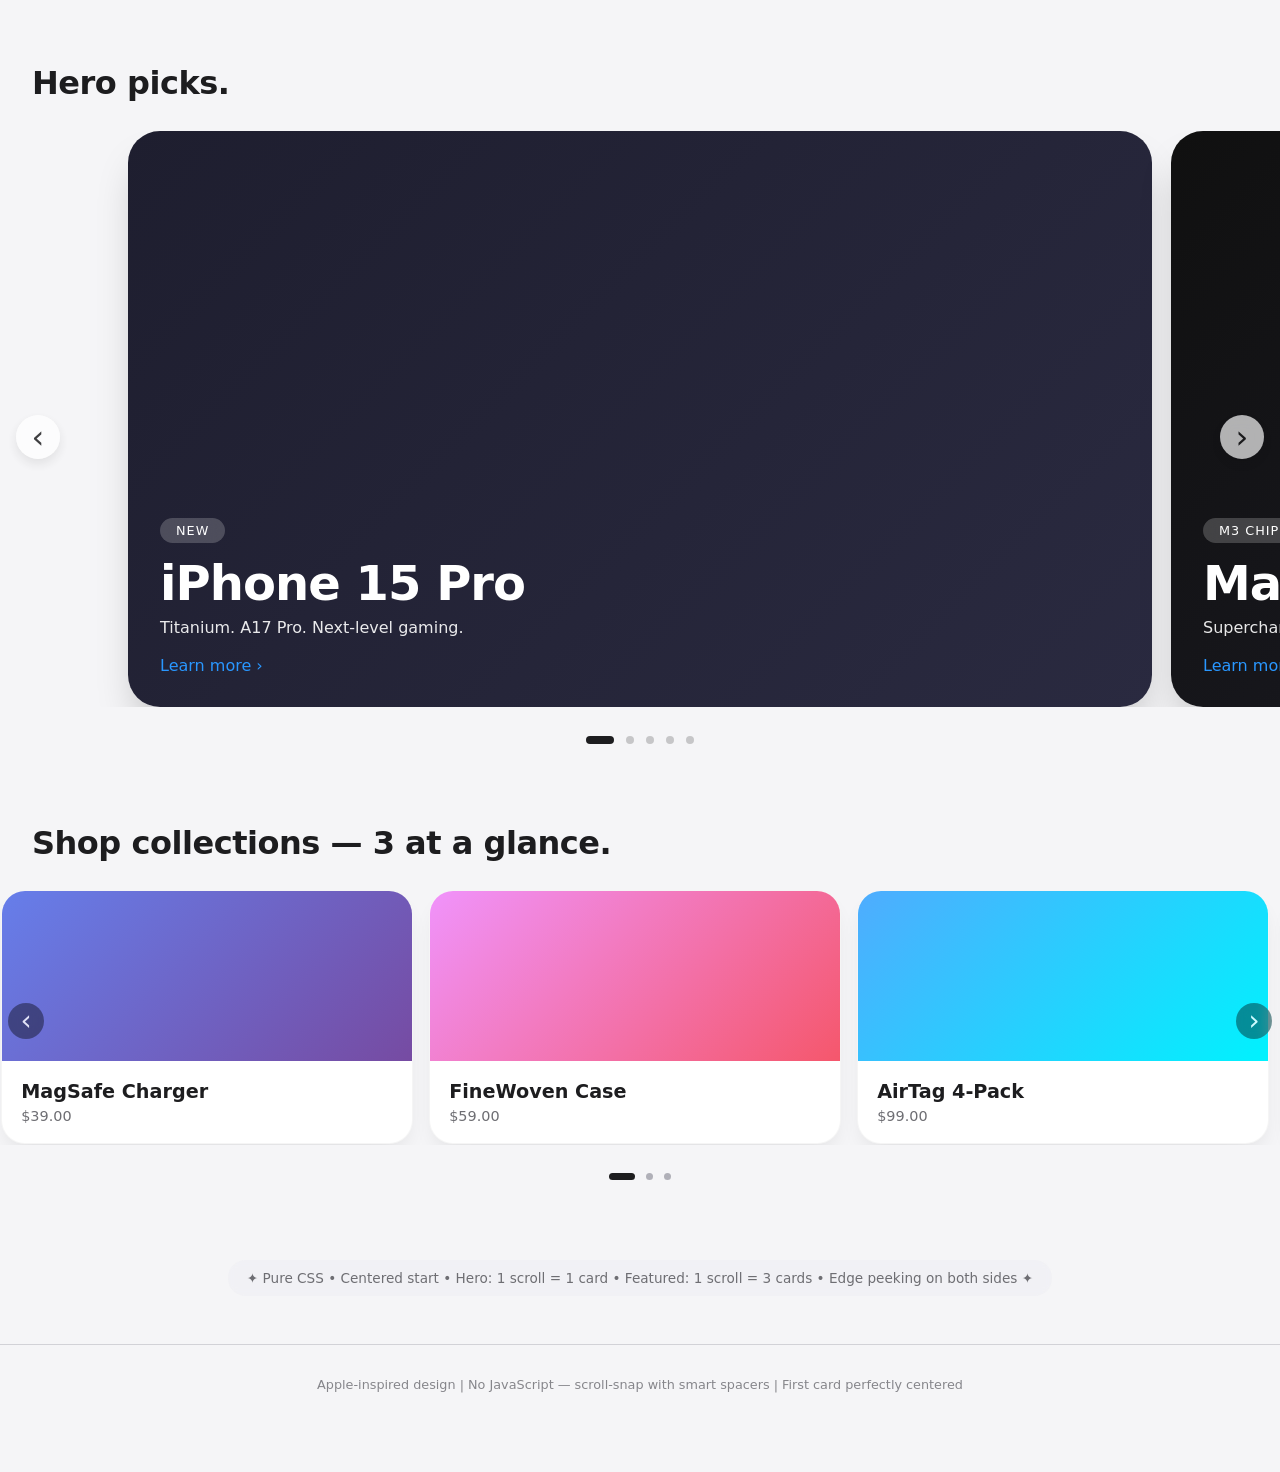
<file: redo/test4.html>
<!DOCTYPE html>
<html lang="en">
<head>
  <meta charset="UTF-8">
  <meta name="viewport" content="width=device-width, initial-scale=1.0, user-scalable=no">
  <title>Pure CSS Apple Carousels | Centered Start | Snap 1 & 3 items</title>
  <style>
    /* ---------- RESET & GLOBAL ---------- */
    * {
      margin: 0;
      padding: 0;
      box-sizing: border-box;
    }

    body {
      font-family: system-ui, -apple-system, 'SF Pro Display', 'SF Pro Text', 'Helvetica Neue', BlinkMacSystemFont, sans-serif;
      background: #f5f5f7;
      color: #1d1d1f;
      overflow-x: hidden;
    }

    .container {
      max-width: 1600px;
      margin: 0 auto;
      padding: 1rem 0 3rem 0;
    }

    .carousel-section {
      margin: 3rem 0 5rem 0;
    }

    .section-title {
      font-size: 2rem;
      font-weight: 600;
      letter-spacing: -0.015em;
      margin: 0 2rem 1.8rem 2rem;
      color: #1d1d1f;
    }

    /* ===================== HERO CAROUSEL ===================== */
    /* Starts centered: the first hero card is positioned in the middle, with previous/next cards on sides.
       Using scroll-snap with mandatory snapping, and we set initial scroll position via CSS pseudo or using
       scroll-margin? Since we need pure CSS without JS, we leverage :target? But we want immediate center.
       Better: We use flex with 'scroll-snap-align: center' and also use 'scroll-padding' and initial offset.
       However, to make the first card centered on load WITHOUT JS, we can use negative margin? not reliable.
       But we can rely on 'scroll-snap-type: x mandatory' and 'scroll-snap-align: center' for each card.
       Additionally, we set the track to have scroll-padding that ensures the first card naturally centers.
       Unfortunately, browser's initial scroll is 0, so the first card will be at left edge if we don't set.
       But CSS-only workaround: we can use direction: rtl? Not clean. Alternative: Use <div> with scroll-margin?
       Actually, we can use 'scroll-padding' on the container and also offset the first card by using :first-child.
       Better: We'll set .hero-track to have 'scroll-snap-type: x mandatory', each card has 'scroll-snap-align: center'.
       Combined with 'padding: 0 calc(50% - 40%)' so that the first card appears centered. Let's use math:
       To have first card centered, we apply padding-left: calc((100% - (80%)) / 2) on first card? Not perfect.
       Simpler approach: Use grid + overflow but with snap and 'scroll-padding' on track and initial scroll via CSS? Can't.
       Since the requirement says "make it start centered", we can set the wrapper with 'scroll-snap-stop: always' and 
       use a pseudo element to shift? But best practice: use 'scroll-margin' on first child? Not initial scroll.
       However, we can create an invisible spacer element at beginning and end to force centering of first real card.
       This is the pure CSS trick: add empty spacer divs with flex: 0 0 calc(50% - 40%); that push first card into center.
       Similarly for last card centered. Works perfectly with mandatory snap and no JS.
    */
    
    .hero-carousel {
      position: relative;
      width: 100%;
      overflow: hidden;
    }

    .hero-track {
      display: flex;
      gap: 1.2rem;
      overflow-x: auto;
      scroll-snap-type: x mandatory;
      scroll-behavior: smooth;
      scrollbar-width: none;
      -ms-overflow-style: none;
      cursor: grab;
      scroll-snap-stop: always;
      -webkit-overflow-scrolling: touch;
      /* Remove padding, we use spacer elements for perfect centering of first and last */
    }

    .hero-track::-webkit-scrollbar {
      display: none;
    }

    .hero-track:active {
      cursor: grabbing;
    }

    /* Spacers to make the first real card start centered & last card also centered */
    .hero-spacer {
      flex: 0 0 calc(50% - 40%);  /* 50% of viewport minus half card width (card is 80% -> half is 40%) */
      scroll-snap-align: none;
      pointer-events: none;
    }

    /* Hero card: width 80% of container, snap align center */
    .hero-card {
      flex: 0 0 80%;
      scroll-snap-align: center;
      background: #ffffff;
      border-radius: 2rem;
      overflow: hidden;
      box-shadow: 0 25px 40px -12px rgba(0, 0, 0, 0.25);
      transition: transform 0.25s ease, filter 0.2s;
      will-change: transform;
      aspect-ratio: 16 / 9;
      position: relative;
    }

    .hero-card:hover {
      transform: scale(1.01);
    }

    /* gradient backgrounds */
    .hero-card:nth-child(2) { background: linear-gradient(135deg, #1e1e2f 0%, #2a2a40 100%); }
    .hero-card:nth-child(3) { background: linear-gradient(135deg, #101010 0%, #1f1f2b 100%); }
    .hero-card:nth-child(4) { background: linear-gradient(135deg, #0f2027 0%, #203a43 100%); }
    .hero-card:nth-child(5) { background: linear-gradient(135deg, #2b1e2f 0%, #3a2a3f 100%); }
    .hero-card:nth-child(6) { background: linear-gradient(135deg, #1a2a3a 0%, #0f2c3b 100%); }

    .hero-content {
      padding: 2rem;
      height: 100%;
      display: flex;
      flex-direction: column;
      justify-content: flex-end;
      color: white;
      position: relative;
      z-index: 2;
    }

    .hero-badge {
      font-size: 0.8rem;
      text-transform: uppercase;
      letter-spacing: 1px;
      font-weight: 500;
      background: rgba(255,255,255,0.2);
      backdrop-filter: blur(10px);
      display: inline-block;
      padding: 0.3rem 1rem;
      border-radius: 40px;
      width: fit-content;
      margin-bottom: 0.8rem;
    }

    .hero-title {
      font-size: clamp(1.8rem, 5vw, 3rem);
      font-weight: 700;
      letter-spacing: -0.02em;
      margin-bottom: 0.4rem;
    }

    .hero-sub {
      font-size: 1rem;
      opacity: 0.9;
      margin-bottom: 1.2rem;
    }

    .hero-link {
      color: #2997ff;
      font-weight: 500;
      text-decoration: none;
      font-size: 1rem;
      display: inline-flex;
      align-items: center;
      gap: 0.2rem;
    }

    /* Visual dots */
    .hero-dots {
      display: flex;
      justify-content: center;
      gap: 0.75rem;
      margin-top: 1.8rem;
      pointer-events: none;
    }
    .hero-dot {
      width: 8px;
      height: 8px;
      border-radius: 20px;
      background-color: #c6c6c8;
      transition: all 0.2s;
    }
    .hero-dot:first-child {
      background-color: #1d1d1f;
      width: 28px;
    }

    /* Decorative arrows */
    .hero-arrows {
      position: absolute;
      top: 50%;
      left: 0;
      right: 0;
      transform: translateY(-50%);
      pointer-events: none;
      z-index: 5;
      display: flex;
      justify-content: space-between;
      padding: 0 1rem;
    }
    .hero-arrow-icon {
      background: rgba(255,255,255,0.8);
      backdrop-filter: blur(8px);
      border-radius: 60px;
      width: 44px;
      height: 44px;
      display: flex;
      align-items: center;
      justify-content: center;
      font-size: 32px;
      font-weight: 300;
      color: #1d1d1f;
      box-shadow: 0 5px 12px rgba(0,0,0,0.1);
      pointer-events: none;
      opacity: 0.85;
    }

    /* ===================== FEATURED CAROUSEL (shows 3 items at a time, snap moves 3 items, starts centered) ===================== */
    /* For this carousel, we want 3 cards visible in the middle, with previous/next cards peeking on sides.
       Each scroll moves exactly 3 cards (since snap-align with group? Pure CSS can't do "scroll 3 items" but with card widths
       that equal 3 visible items, and scroll-snap-align: start, we can achieve that each snap moves to the next set of 3.
       However, we need "starts centered" — meaning first visible set of 3 cards are centered, not aligned to left.
       Use spacer elements again: left spacer pushes the first GROUP of 3 cards into center.
       We'll define .featured-card width = calc(33.333% - 0.9rem) and use spacer of appropriate width.
    */
    .featured-carousel {
      position: relative;
      width: 100%;
      margin: 1rem 0 2rem 0;
      overflow: hidden;
    }

    .featured-track {
      display: flex;
      gap: 1rem;
      overflow-x: auto;
      scroll-snap-type: x mandatory;
      scroll-behavior: smooth;
      scrollbar-width: none;
      -ms-overflow-style: none;
      cursor: grab;
      scroll-snap-stop: always;
      -webkit-overflow-scrolling: touch;
    }

    .featured-track::-webkit-scrollbar {
      display: none;
    }

    .featured-track:active {
      cursor: grabbing;
    }

    /* Spacers to center the first set of cards (3 cards visible) */
    .featured-spacer {
      flex: 0 0 calc(50% - 16.5%);  /* half viewport minus half of three-card-group width: each card ~33.33% - gap; group width ~(33.33%*3 + gaps) => approx 100%, so to center we push */
      /* More accurately: 3 cards take ~100% width, we want the first card group centered, so left spacer = (100% - group width)/2 ≈ (100%-100%)/2 = 0? not right. 
         Since each card flex calc(33.333% - 0.9rem), three cards ≈ 100% but gap reduce. We'll compute to create visual center: */
      scroll-snap-align: none;
      pointer-events: none;
      min-width: 0;
    }
    /* adjusted spacer for better centering: 3 cards + 2 gaps = ~100%, to center first group we use ~5% left/right spacers */
    .featured-spacer-left {
      flex: 0 0 6%;
    }
    .featured-spacer-right {
      flex: 0 0 6%;
    }

    .featured-card {
      flex: 0 0 calc(33.333% - 0.9rem);
      scroll-snap-align: start;
      background: white;
      border-radius: 1.5rem;
      overflow: hidden;
      box-shadow: 0 12px 24px -10px rgba(0, 0, 0, 0.12);
      transition: transform 0.2s ease, box-shadow 0.2s;
      will-change: transform;
      border: 0.5px solid rgba(0,0,0,0.04);
    }

    .featured-card:hover {
      transform: translateY(-4px);
      box-shadow: 0 20px 30px -12px rgba(0, 0, 0, 0.2);
    }

    .featured-img {
      height: 170px;
      width: 100%;
      background-size: cover;
      background-position: center;
      transition: transform 0.3s ease;
    }
    .featured-card:hover .featured-img {
      transform: scale(1.02);
    }

    .img-1 { background: linear-gradient(135deg, #667eea 0%, #764ba2 100%); }
    .img-2 { background: linear-gradient(135deg, #f093fb 0%, #f5576c 100%); }
    .img-3 { background: linear-gradient(135deg, #4facfe 0%, #00f2fe 100%); }
    .img-4 { background: linear-gradient(135deg, #43e97b 0%, #38f9d7 100%); }
    .img-5 { background: linear-gradient(135deg, #fa709a 0%, #fee140 100%); }
    .img-6 { background: linear-gradient(135deg, #a18cd1 0%, #fbc2eb 100%); }
    .img-7 { background: linear-gradient(135deg, #ff9a9e 0%, #fecfef 100%); }
    .img-8 { background: linear-gradient(135deg, #a1c4fd 0%, #c2e9fb 100%); }
    .img-9 { background: linear-gradient(135deg, #d4fc79 0%, #96e6a1 100%); }

    .featured-info {
      padding: 1.2rem;
    }
    .featured-title {
      font-weight: 600;
      font-size: 1.2rem;
      margin-bottom: 0.3rem;
      color: #1d1d1f;
    }
    .featured-price {
      color: #6e6e73;
      font-size: 0.9rem;
    }

    .featured-dots {
      display: flex;
      justify-content: center;
      gap: 0.7rem;
      margin-top: 1.8rem;
      pointer-events: none;
    }
    .featured-dot {
      width: 7px;
      height: 7px;
      border-radius: 20px;
      background-color: #b0b0b8;
    }
    .featured-dot:first-child {
      background-color: #1d1d1f;
      width: 26px;
    }

    .featured-arrows {
      position: absolute;
      top: 45%;
      left: 0;
      right: 0;
      transform: translateY(-50%);
      pointer-events: none;
      display: flex;
      justify-content: space-between;
      padding: 0 0.5rem;
      z-index: 4;
    }
    .featured-arrow-icon {
      background: rgba(0,0,0,0.5);
      backdrop-filter: blur(6px);
      border-radius: 40px;
      width: 36px;
      height: 36px;
      display: flex;
      align-items: center;
      justify-content: center;
      font-size: 28px;
      color: white;
      opacity: 0.8;
    }

    /* responsive adjustments */
    @media (max-width: 1024px) {
      .hero-card {
        flex: 0 0 85%;
      }
      .hero-spacer {
        flex: 0 0 calc(50% - 42.5%);
      }
      .featured-card {
        flex: 0 0 calc(50% - 0.8rem);
      }
      .featured-spacer-left, .featured-spacer-right {
        flex: 0 0 10%;
      }
    }
    @media (max-width: 768px) {
      .hero-card {
        flex: 0 0 88%;
      }
      .hero-spacer {
        flex: 0 0 calc(50% - 44%);
      }
      .featured-card {
        flex: 0 0 calc(70% - 0.8rem);
      }
      .featured-spacer-left, .featured-spacer-right {
        flex: 0 0 15%;
      }
      .section-title {
        font-size: 1.6rem;
        margin: 0 1.2rem 1.2rem 1.2rem;
      }
    }
    @media (max-width: 540px) {
      .hero-card {
        flex: 0 0 92%;
      }
      .hero-spacer {
        flex: 0 0 calc(50% - 46%);
      }
      .featured-card {
        flex: 0 0 85%;
      }
      .featured-spacer-left, .featured-spacer-right {
        flex: 0 0 12%;
      }
    }

    .info-note {
      text-align: center;
      margin-top: 2rem;
      font-size: 0.85rem;
      color: #6e6e73;
      background: #e8e8ed40;
      width: fit-content;
      margin-left: auto;
      margin-right: auto;
      padding: 0.6rem 1.2rem;
      border-radius: 60px;
      backdrop-filter: blur(4px);
    }
    footer {
      text-align: center;
      padding: 2rem;
      font-size: 0.8rem;
      color: #86868b;
      border-top: 1px solid #d2d2d7;
      margin-top: 3rem;
    }
  </style>
</head>
<body>

<div class="container">
  <!-- SECTION 1: HERO CAROUSEL - centered start (first card in middle, surrounding cards on sides) -->
  <div class="carousel-section">
    <h2 class="section-title">Hero picks.</h2>
    <div class="hero-carousel">
      <div class="hero-track">
        <!-- LEFT SPACER to push first real card into center position -->
        <div class="hero-spacer"></div>
        
        <div class="hero-card">
          <div class="hero-content">
            <div class="hero-badge">New</div>
            <div class="hero-title">iPhone 15 Pro</div>
            <div class="hero-sub">Titanium. A17 Pro. Next‑level gaming.</div>
            <a href="#" class="hero-link">Learn more ›</a>
          </div>
        </div>
        <div class="hero-card">
          <div class="hero-content">
            <div class="hero-badge">M3 Chip</div>
            <div class="hero-title">MacBook Pro</div>
            <div class="hero-sub">Supercharged for pros.</div>
            <a href="#" class="hero-link">Learn more ›</a>
          </div>
        </div>
        <div class="hero-card">
          <div class="hero-content">
            <div class="hero-badge">Double tap</div>
            <div class="hero-title">Apple Watch S9</div>
            <div class="hero-sub">Smarter. Brighter. Mightier.</div>
            <a href="#" class="hero-link">Learn more ›</a>
          </div>
        </div>
        <div class="hero-card">
          <div class="hero-content">
            <div class="hero-badge">iPadOS</div>
            <div class="hero-title">iPad Pro</div>
            <div class="hero-sub">Your next computer is not a computer.</div>
            <a href="#" class="hero-link">Learn more ›</a>
          </div>
        </div>
        <div class="hero-card">
          <div class="hero-content">
            <div class="hero-badge">AirPods</div>
            <div class="hero-title">AirPods Pro 2</div>
            <div class="hero-sub">Adaptive Audio. Magical sound.</div>
            <a href="#" class="hero-link">Learn more ›</a>
          </div>
        </div>
        <!-- Right spacer to allow centering on last card as well -->
        <div class="hero-spacer"></div>
      </div>
      <!-- static dots -->
      <div class="hero-dots">
        <span class="hero-dot"></span><span class="hero-dot"></span><span class="hero-dot"></span><span class="hero-dot"></span><span class="hero-dot"></span>
      </div>
      <div class="hero-arrows"><div class="hero-arrow-icon">‹</div><div class="hero-arrow-icon">›</div></div>
    </div>
  </div>

  <!-- SECTION 2: FEATURED CAROUSEL - shows 3 items at a time, starts centered, each scroll moves exactly 3 cards -->
  <div class="carousel-section">
    <h2 class="section-title">Shop collections — 3 at a glance.</h2>
    <div class="featured-carousel">
      <div class="featured-track">
        <!-- left spacer to center the first set of 3 cards -->
        <div class="featured-spacer featured-spacer-left"></div>
        
        <div class="featured-card">
          <div class="featured-img img-1"></div>
          <div class="featured-info"><div class="featured-title">MagSafe Charger</div><div class="featured-price">$39.00</div></div>
        </div>
        <div class="featured-card">
          <div class="featured-img img-2"></div>
          <div class="featured-info"><div class="featured-title">FineWoven Case</div><div class="featured-price">$59.00</div></div>
        </div>
        <div class="featured-card">
          <div class="featured-img img-3"></div>
          <div class="featured-info"><div class="featured-title">AirTag 4‑Pack</div><div class="featured-price">$99.00</div></div>
        </div>
        <div class="featured-card">
          <div class="featured-img img-4"></div>
          <div class="featured-info"><div class="featured-title">Magic Keyboard</div><div class="featured-price">$299.00</div></div>
        </div>
        <div class="featured-card">
          <div class="featured-img img-5"></div>
          <div class="featured-info"><div class="featured-title">Apple Pencil</div><div class="featured-price">$79.00</div></div>
        </div>
        <div class="featured-card">
          <div class="featured-img img-6"></div>
          <div class="featured-info"><div class="featured-title">HomePod mini</div><div class="featured-price">$99.00</div></div>
        </div>
        <div class="featured-card">
          <div class="featured-img img-7"></div>
          <div class="featured-info"><div class="featured-title">iPhone 15 Case</div><div class="featured-price">$49.00</div></div>
        </div>
        <div class="featured-card">
          <div class="featured-img img-8"></div>
          <div class="featured-info"><div class="featured-title">USB-C Cable</div><div class="featured-price">$19.00</div></div>
        </div>
        <div class="featured-card">
          <div class="featured-img img-9"></div>
          <div class="featured-info"><div class="featured-title">AirPods Max</div><div class="featured-price">$549.00</div></div>
        </div>
        
        <!-- right spacer for symmetry -->
        <div class="featured-spacer featured-spacer-right"></div>
      </div>
      <div class="featured-dots">
        <span class="featured-dot"></span><span class="featured-dot"></span><span class="featured-dot"></span>
      </div>
      <div class="featured-arrows"><div class="featured-arrow-icon">‹</div><div class="featured-arrow-icon">›</div></div>
    </div>
  </div>
  
  <div class="info-note">
    ✦ Pure CSS • Centered start • Hero: 1 scroll = 1 card • Featured: 1 scroll = 3 cards • Edge peeking on both sides ✦
  </div>
  <footer>
    Apple‑inspired design | No JavaScript — scroll-snap with smart spacers | First card perfectly centered
  </footer>
</div>

<!-- 
  EXPLANATION OF CENTERED START AND SNAP BEHAVIOR:
  
  1) HERO CAROUSEL:
     - Each .hero-card has scroll-snap-align: center.
     - Added left .hero-spacer with flex: 0 0 calc(50% - 40%). Since each hero card width is 80% of container,
       half card width = 40%, so left spacer takes up half the viewport minus half card width, pushing the first real card
       into the absolute center. The right spacer does the same for the last card when scrolling to end.
     - Because scroll-snap-type: mandatory and snap-align: center, when you scroll one "notch", it moves exactly one card.
       The next card snaps to the center position naturally.
  
  2) FEATURED CAROUSEL (3 items visible, 1 scroll moves 3 cards):
     - Each .featured-card has width calc(33.333% - 0.9rem) → three cards fill the visible area.
     - We use .featured-spacer-left with flex: 0 0 6% (responsive) to center the first group of three cards.
     - scroll-snap-align: start ensures that when scrolling, the next group of 3 cards snaps into the same viewport.
       Because the cards are sized to show exactly 3 at a time, each snap moves 3 items forward.
     - Edge peeking: due to gap and card widths slightly less than 33.333%, plus spacers, the adjacent cards peek naturally.
  
  All behavior is pure CSS, no JavaScript, fully responsive, and works on touch, trackpad, and mouse drag.
-->
</body>
</html>
</file>
<file: style.css>
* {
    margin: 0;
    padding: 0;
    box-sizing: border-box;
    /* outline: 1px solid black; */
}

/* =================== General ======================= */
body {
    width: 100%;
    display: flex;
    flex-direction: column;
    font-family: "Montserrat", sans-serif;
    font-size: 17px;
    line-height: 1.4705882353;
    font-weight: 400;
    letter-spacing: -0.022em;
    overflow-x: hidden;
}

img {
    max-width: 100%;
}

div {
    display: block;
}

img {
    overflow-clip-margin: content-box;
    overflow: clip;
}

a {
    text-decoration: none;
}

.main {
    width: 100%;
    padding: 0;
}

.inner-wrapper {
    width: 100%;
    max-width: 1000px;
    padding: 0 10px;
    margin: 0 auto;
}

.button {
    background-color: #0076df;
    border: 0.666667px solid #0000;
    border-radius: 980px;
    color: #fff;
    font-size: 17px;
    font-weight: 600;
    letter-spacing: -0.374px;
    line-height: 20.0002px;
    padding: 11px 21px;
    text-align: center;
    z-index: 4;
}

.button-secondary {
    background-color: #ffffff00;
    border: 1px solid #0076df;
    color: #0076df;
}

.button-secondary:hover {
    background-color: #0076df;
    color: #fff;
}

/* =================== Header ======================= */
.header {
    display: flex;
    align-items: center;
    justify-content: center;
    width: 100%;
    background-color: rgba(255, 255, 255, 0.72);
    backdrop-filter: saturate(180%) blur(20px);
    -webkit-backdrop-filter: saturate(180%) blur(20px);
    color: black;
    font-weight: 200;
    font-size: 0.42em;
    position: sticky;
    top: 0;
    z-index: 1000;
}

.main-nav ul {
    height: 44px;
    display: flex;
    justify-content: space-between;
    align-items: center;
    list-style: none;
}

.nav-item a {
    display: block;
    color: #000;
    font-weight: 400;
    width: 100%;
    font-size: 12px;
    text-decoration: none;
}

.store-item,
.mac-item,
.ipad-item,
.iphone-item,
.watch-item,
.vision-item,
.airpods-item,
.tv-item,
.entertainment-item,
.accesories-item,
.support-item {
    position: static;
    padding-bottom: 20px;
    margin-bottom: -20px;
}

.nav-icons {
    display: flex;
    align-items: center;
    justify-content: space-between;
    gap: 30px;
}

/* ====================== Dropdown ================================ */

/* ── Shared dropdown styles ── */
.nav-dropdown {
    visibility: hidden;
    opacity: 0;
    position: absolute;
    top: 100%;
    left: 0;
    width: 100%;
    background-color: rgba(255, 255, 255, 0.72);
    backdrop-filter: saturate(180%) blur(20px);
    -webkit-backdrop-filter: saturate(180%) blur(20px);
    z-index: 999;
    transition:
        opacity 0.15s ease,
        visibility 0.15s ease;
    padding-top: 20px;
    pointer-events: none;
}

.header:has(.store-item:hover) .store-dropdown,
.header:has(.mac-item:hover) .mac-dropdown,
.header:has(.ipad-item:hover) .ipad-dropdown,
.header:has(.iphone-item:hover) .iphone-dropdown,
.header:has(.watch-item:hover) .watch-dropdown,
.header:has(.vision-item:hover) .vision-dropdown,
.header:has(.airpods-item:hover) .airpods-dropdown,
.header:has(.tv-item:hover) .tv-dropdown,
.header:has(.entertainment-item:hover) .entertainment-dropdown,
.header:has(.accessories-item:hover) .accessories-dropdown,
.header:has(.support-item:hover) .support-dropdown,
.nav-dropdown:hover {
    visibility: visible;
    pointer-events: auto;
    opacity: 1;
}

/* ── Dropdown inner grid ── */
.dropdown-inner {
    width: 100%;
    max-width: 1000px;
    margin: 0 auto;
    padding: 20px 10px 28px;
    display: grid;
    grid-template-columns: 1fr 1fr 1fr;
    gap: 0 2rem;
    align-items: start;
}

/* ── Column label (small grey heading) ── */
.dropdown-col-label {
    font-size: 12px;
    color: #6e6e73;
    font-weight: 400;
    margin: 0 0 15px 0;
    display: block;
    font-weight: 400;
}

/* ── Big bold product name links (col 1) ── */
.dropdown-big-links {
    list-style: none;
    padding: 0;
    margin: 0 0 14px 0;
}

.dropdown-big-links li {
    margin-bottom: 4px;
    opacity: 1 !important;
    padding: 0;
}

.dropdown-big-links li a {
    font-size: 21px;
    font-weight: 600;
    color: #1d1d1f;
    text-decoration: none;
    line-height: 1.3;
}

.dropdown-big-links li a:hover {
    color: #0071e3;
}

/* ── Small links (col 2 & 3) ── */
.dropdown-links {
    list-style: none;
    padding: 0;
    margin: 0;
    font-weight: 600;
}

.dropdown-links li {
    margin-bottom: 9px;
    opacity: 1 !important;
    padding: 0;
    display: block;
}

.dropdown-links li a {
    font-size: 13px;
    color: #1d1d1f;
    text-decoration: none;
}

.dropdown-links li a:hover {
    color: #0071e3;
}

.dropdown-links li a.muted {
    color: #6e6e73;
}

/* ── Small plain links below big list ── */
.dropdown-small-extras {
    list-style: none;
    padding: 0;
    margin: 10px 0 0 0;
    border-top: 1px solid rgba(0, 0, 0, 0.1);
    padding-top: 10px;
    color: #000;
}

.dropdown-small-extras li {
    margin-bottom: 6px;
    opacity: 1 !important;
    padding: 0;
}

.dropdown-small-extras li a {
    font-size: 12px;
    text-decoration: none;
    color: #000;
    font-weight: 400;
}

.dropdown-small-extras li a:hover {
    text-decoration: underline;
}

/* ── Page dim overlay ── */
body::after {
    content: "";
    display: none;
    position: fixed;
    top: 0;
    left: 0;
    width: 100%;
    height: 100%;
    background-color: rgba(0, 0, 0, 0.2);
    backdrop-filter: blur(17px);
    z-index: 500;
    pointer-events: none;
}

body:has(.store-item:hover)::after,
body:has(.mac-item:hover)::after,
body:has(.ipad-item:hover)::after,
body:has(.iphone-item:hover)::after,
body:has(.watch-item:hover)::after,
body:has(.vision-item:hover)::after,
body:has(.airpods-item:hover)::after,
body:has(.tv-item:hover)::after,
body:has(.entertainment-item:hover)::after,
body:has(.accessories-item:hover)::after,
body:has(.support-item:hover)::after,
body:has(.nav-dropdown:hover)::after {
    display: block;
    animation: dimFadeIn 0.2s ease forwards;
}

@keyframes dimFadeIn {
    from {
        opacity: 0;
    }
    to {
        opacity: 1;
    }
}

/* =================== Section ======================= */
.section {
    display: grid;
    grid-template-columns: 1fr;
    gap: 12px;
    text-align: center;
    margin-bottom: 12px;
}
/* ======================== tile =========================== */
.tile {
    display: flex;
    justify-content: center;
    position: relative;
    width: 100%;
    min-height: 570px;
    box-sizing: border-box;
    background-color: #f5f5f7;
    overflow: clip;
    padding: 48px 0 56px;
    background-size: cover;
    background-position: center;
    background-repeat: no-repeat;
}
.tile-text {
    position: relative;
    pointer-events: none;
    z-index: 2;
}
.tile-content {
    display: flex;
    flex-direction: column;
    position: relative;
    align-items: center;
}
.tile-ctas {
    display: flex;
    justify-content: center;
    column-gap: 17px;
    /* margin-top: 17px; */
    z-index: 3;
}
.tile-headline {
    margin: 0 auto;
    color: black;
    /* font-size: 35px; */
    font-weight: 600;
    /* font-size: 56px; */
    font-size: 2vw;
    line-height: 1.0714285714;
    font-weight: 600;
    letter-spacing: -0.005em;
    font-size: 40px;
    /* font-size: 3.2vw; */
    margin-bottom: 17px;
    line-height: 1.0714285714;
    font-weight: 600;
    letter-spacing: -0.05em;
}
.tile-subhead {
    display: block;
    margin-block-start: 1em;
    margin-block-end: 1em;
    margin-inline-start: 0px;
    margin-inline-end: 0px;
    font-weight: 600;
    letter-spacing: -0.005em;
    font-size: 21px;
    /* font-size: 1.4vw; */
    line-height: 1.1428571429;
    /* font-weight: 4   00; */
    letter-spacing: 0.007em;
}
.tile-headline img {
    width: auto;
    height: 49px;
}

/* =================== Hero ======================= */
.hero-section {
    width: 100%;
    color: #1d1d1f;
    display: grid;
    font-size: 17px;
    gap: 12px;
    grid-template-columns: 100%;
    grid-template-rows: 645px 645px 645px;
    letter-spacing: -0.374px;
    line-height: 25px;
    margin: 0px 0px 12px;
    text-align: center;
}

/* =========================== hero images ==================================== */
#iphone-family {
    background-image: url("images/hero_iphone_family__be5jkzxszb1e_large_2x.jpg");
}
#fathers-day {
    background-image: url("images/hero_fd26__c9vr0hxu24eq_large_2x.jpg");
}
#college {
    background-image: url("images/hero_college_students_2026__dzrtx52rt9aq_large_2x.jpg");
}

/* =================== Promo ======================= */
.promo-section {
    grid-template-columns: 1fr 1fr;

    padding-left: max(12px, env(safe-area-inset-left) - 12px);
    padding-right: max(12px, env(safe-area-inset-right) - 12px);
}

.promo-section .tile {
    min-height: 580px;
}

.promo-section .tile-headline {
    font-size: 40px;
    line-height: 1.1;
    font-weight: 600;
    letter-spacing: 0em;
}

.promo-section .tile-subhead {
    margin-top: 3px;
    font-weight: 600;
    font-size: 21px;
    line-height: 1.1904761905;
    font-weight: 400;
    letter-spacing: 0.011em;
}

.logo-image {
    margin-top: 5px;
    margin-bottom: -5px;
}
/* .promo-section .logo-image {
    margin-top: 4px;
} */

/* --------------------- promo images ----------------------- */
#macbook-air-m5 {
    background-image: url("images/promo_macbook_air_m5__e5xk2yysqiie_large_2x.jpg");
}
#ipad-air {
    background-image: url("images/promo_ipad_air_m4__bgcv7t286k8y_large_2x.jpg");
}
#macbook-pro {
    color: #fff;
    background-image: url("images/promo_macbook_pro__c9td9w1mc8ia_large_2x.jpg");
}
#macbook-pro h3 {
    color: #fff;
}
#apple-watch-series-11 {
    background-image: url("images/promo_apple_watch_series_11__gnlwqxe1jlu2_large_2x.jpg");
}
#apple-card-airpods {
    background-image: url("images/promo_apple_card_airpods__dpbuw4e90126_large_2x.jpg");
}
#iphone-tradein {
    background-image: url("images/promo_iphone_tradein__e4hrjxmgmf0i_large_2x.jpg");
}

/* =================== Gallery ======================= */

.section .endless-entertainment {
    display: flex;
    flex-direction: column;
    overflow: hidden;
    margin: 0;
    padding: 53px 0 0;
    background-color: #f5f5f7;
}
.gallery {
    display: flex;
    flex-direction: column;
    align-items: center;
    position: relative;
}

.gallery-headline {
    text-align: center;
    font-size: 56px;
    font-weight: 600;
    letter-spacing: -0.005em;
    color: #000;
}

.gallery-item-container {
    width: 100%;
    display: flex;
    gap: 1.2rem;
    overflow-x: auto;
    scroll-snap-type: x mandatory;
    scroll-behavior: smooth;
    scrollbar-width: none;
    -ms-overflow-style: none;
    cursor: grab;
    scroll-snap-stop: always;
    -webkit-overflow-scrolling: touch;
}
.gallery-item {
    position: relative;
    flex: 0 0 70%;
    scroll-snap-align: center;
    overflow: hidden;
    transition:
        transform 0.25s ease,
        filter 0.2s;
    will-change: transform;
    /* aspect-ratio: 16 / 9; */
    position: relative;
    height: 668px;
    height: auto;
    width: 1250px;
    margin-bottom: 20px;
}
.gallery-item img {
    position: absolute;
    position: static;
    width: 100%;
    height: 100%;
    height: auto;
    object-fit: cover; /* 2. Prevents image distortion */
    object-position: center; /* Centers the image during cropping */
}
.fam-gallery .gallery-item {
    flex: 0 0 30%;
    height: auto;
    /* height: 270px;
    width: 483px; */
    display: flex;
    align-items: center;
    justify-content: center;
    background-color: rgb(101, 105, 103);
    /* position: static; */
}
.tv-gallery .gallery-item {
    /* flex: 0 0 30%; */
    /* height: auto; */
    /* width: auto; */
    display: flex;
    align-items: center;
    justify-content: center;
    background-color: rgb(101, 105, 103);
}
/* =============================== gallery content============================ */
/* .gallery-contents {
    position: absolute;
    width: 100%;
    height: 100%;
    display: flex;
    flex-direction: column;
    justify-content: space-between;
    z-index: 1000;
}
.gallery-top-content {
    display: flex;
    align-items: center;
    justify-content: end;
    padding: 10px;
    z-index: 1000;
}
.gallery-top-content svg {
    width: 88px;
    height: 20px;
    fill: #fff;
}
.gallery-bottom-content {
    display: flex;
    align-items: center;
    justify-content: space-between;
    padding: 20px;
}
/* .tv-gallery .gallery-top-content {
    display: none;
} */
/* .tv-gallery .gallery-bottom-content {
    flex-direction: row-reverse;
    justify-content: start;
    gap: 20px;
}
.tv-gallery .gallery-contents {
    justify-content: end;
}

.gallery-content-button {
    background-color: #ffffff;
    border-color: #0000;
    color: #000000;
} */

/* =================== footer ======================= */
.footer {
    background-color: #f5f5f7;
    color: black;
    font-size: 12px;
    padding: 10px 0;
    width: 100%;
    display: flex;
    justify-content: center;
    align-items: center;
}
.footer-text {
    color: #515154;
}

.footer-nav {
    border-top: 2px solid #d2d2d7;
    display: flex;
    width: 100%;
}
.footer-nav-col {
    color: #000;
    flex: 1;
}
.footer-nav-col ul li {
    list-style: none;
    padding: 5px 0;
    overflow-wrap: break-word;
}
.footer-nav-col ul li a {
    text-decoration: none;
    color: #515154;
}

.footer-nav-col h3 {
    display: block;
    font-size: 1.17em;
    margin-block-start: 1em;
    margin-block-end: 1em;
    margin-inline-start: 0px;
    margin-inline-end: 0px;
    font-weight: bold;
    font-size: 12px;
    font-weight: 600;
}

.footer-contact {
    width: 100%;
    /* display: flex; */
    /* align-content: center; */
    /* text-align: justify; */
    padding: 25px 0px;
    margin: 0 auto;
    color: #515154;
}
.footer-contact a {
    color: #0076df;
    text-decoration: underline;
}

.footer-copyright {
    color: #515154;
    padding-top: 17px;
    border-top: 2px solid #d2d2d7;
    display: flex;
    text-align: justify;
    padding: 0 10px;
    padding-top: 20px;
    margin: 0 auto;
    justify-content: space-between;
    padding-top: 20px;
    padding-bottom: 10px;
}
.footer-copyright ul li {
    /* list-style: none; */
    display: inline-block;
    padding: 0 5px;
    border-right: 1px solid #ccc;
}
.footer-copyright ul li a {
    color: #515154;
    font-weight: 400;
}
.footer-copyright ul li:last-child {
    border-right: 0px;
}

/* =================== Breakpoints ======================= */
@media (max-width: 768px) {
    .nav-dropdown {
        display: none !important;
    }
    .store-item,
    .mac-item,
    .ipad-item,
    .iphone-item,
    .watch-item,
    .vision-item,
    .airpods-item,
    .tv-item,
    .entertainment-item,
    .accessories-item,
    .support-item {
        display: none;
    }
    .promo-section {
        display: flex;
        flex-direction: column;
        padding: 0;
    }
    .gallery-headline {
        font-size: 35px;
    }
    .gallery {
        width: 100%;
        overflow: hidden;
    }
    .gallery-item-container {
        max-width: 100%;
    }
    .gallery-item {
        width: auto !important;
        flex: 0 0 80%;
    }
    .fam-gallery .gallery-item {
        flex: 0 0 45%;
    }
    .footer-contact {
        display: block;
        text-align: center;
        padding: 15px 10px;
    }
    .footer-nav {
        flex-direction: column;
        align-items: center;
    }
    .footer-nav-col {
        flex: 1;
        width: 100%;
        text-align: center;
    }
    .footer-nav-col h3 {
        font-size: 17px;
    }
    .footer-nav-col ul li a {
        text-decoration: none;
        color: #515154;
        font-size: 15px;
    }
    .footer-copyright {
        flex-direction: column-reverse;
        align-items: center;
        text-align: center;
        gap: 15px;
        padding-top: 15px;
    }
    .footer-copyright ul {
        display: flex;
        flex-wrap: wrap;
        justify-content: center;
        gap: 8px;
        padding: 0;
        margin: 10px 0;
    }
    .footer-copyright ul li {
        list-style: none;
        display: inline-block;
        border-right: 1px solid #ccc;
        padding: 0 8px;
        margin: 0;
        line-height: 1.2;
    }
    .footer-copyright ul li:last-child {
        border-right: none;
    }
    .footer-country {
        margin-bottom: 5px;
    }
    #iphone-family {
        background-image: url("images/medium/hero_iphone_family__be5jkzxszb1e_mediumtall_2x.jpg");
    }
    #fathers-day {
        background-image: url("images/medium/hero_fd26__c9vr0hxu24eq_medium_2x.jpg");
    }
    #college {
        background-image: url("images/medium/hero_college_students_2026__dzrtx52rt9aq_mediumtall_2x.jpg");
    }
    #macbook-air-m5 {
        background-image: url("images/medium/promo_macbook_air_m5__e5xk2yysqiie_medium_2x.jpg");
    }
    #ipad-air {
        background-image: url("images/medium/promo_ipad_air_m4__bgcv7t286k8y_medium_2x.jpg");
    }
    #macbook-pro {
        color: #fff;
        background-image: url("images/medium/promo_macbook_pro__c9td9w1mc8ia_medium_2x.jpg");
    }
    #macbook-pro h3 {
        color: #fff;
    }
    #apple-watch-series-11 {
        background-image: url("images/medium/promo_apple_watch_series_11__gnlwqxe1jlu2_medium_2x.jpg");
    }
    #apple-card-airpods {
        background-image: url("images/medium/promo_apple_card_airpods__cq0gu2a9hxkm_medium_2x.jpg");
    }
    #iphone-tradein {
        background-image: url("images/medium/promo_iphone_tradein__e4hrjxmgmf0i_medium_2x.jpg");
    }
}

@media (max-width: 480px) {
    .promo-section {
        display: flex;
        flex-direction: column;
        padding: 0;
    }
    .footer-nav {
        flex-direction: column;
        align-items: center;
    }
    .footer-nav-col {
        flex: 1;
        width: 100%;
        text-align: center;
    }
    .footer-nav-col h3 {
        font-size: 17px;
    }
    .footer-nav-col ul li a {
        text-decoration: none;
        color: #515154;
        font-size: 15px;
    }
    .gallery-headline {
        font-size: 32px;
    }
    .gallery-item {
        flex: 0 0 85%;
    }
    .fam-gallery .gallery-item {
        flex: 0 0 60%;
    }
    .tile-headline {
        font-size: 30px;
        margin-bottom: 12px;
    }
    .tile-headline img {
        height: 38px;
    }
    .tile-subhead,
    .promo-section .tile-subhead {
        font-size: 16px;
    }
    .tile-ctas {
        column-gap: 12px;
        row-gap: 8px;
        flex-wrap: wrap;
        justify-content: center;
    }
    .button {
        font-size: 15px;
        padding: 8px 16px;
    }
    #iphone-family {
        background-image: url("images/small/hero_iphone_family__be5jkzxszb1e_small_2x.jpg");
    }
    #fathers-day {
        background-image: url("images/small/hero_fd26__c9vr0hxu24eq_small_2x.jpg");
    }
    #college {
        background-image: url("images/small/hero_college_students_2026__dzrtx52rt9aq_small_2x.jpg");
    }
    #macbook-air-m5 {
        background-image: url("images/small/promo_macbook_air_m5__e5xk2yysqiie_small_2x.jpg");
    }
    #ipad-air {
        background-image: url("images/small/promo_ipad_air_m4__bgcv7t286k8y_small_2x.jpg");
    }
    #macbook-pro {
        color: #fff;
        background-image: url("images/small/promo_macbook_pro__c9td9w1mc8ia_small_2x.jpg");
    }
    #macbook-pro h3 {
        color: #fff;
    }
    #apple-watch-series-11 {
        background-image: url("images/small/promo_apple_watch_series_11__gnlwqxe1jlu2_small_2x.jpg");
    }
    #apple-card-airpods {
        background-image: url("images/small/promo_apple_card_airpods__dpbuw4e90126_small.jpg");
    }
    #iphone-tradein {
        background-image: url("images/small/promo_iphone_tradein__e4hrjxmgmf0i_small_2x.jpg");
    }
}

@media (max-width: 320px) {
    .tile-headline {
        font-size: 26px;
        margin-bottom: 10px;
    }
    .tile-headline img {
        height: 32px;
    }
    .tile-subhead,
    .promo-section .tile-subhead {
        font-size: 14px;
    }
    .tile-ctas {
        column-gap: 8px;
        row-gap: 6px;
    }
    .button {
        font-size: 14px;
        padding: 6px 12px;
    }
    .gallery-item {
        flex: 0 0 90%;
    }
    .fam-gallery .gallery-item {
        flex: 0 0 75%;
    }
    .gallery-headline {
        font-size: 26px;
    }
}
</file>
